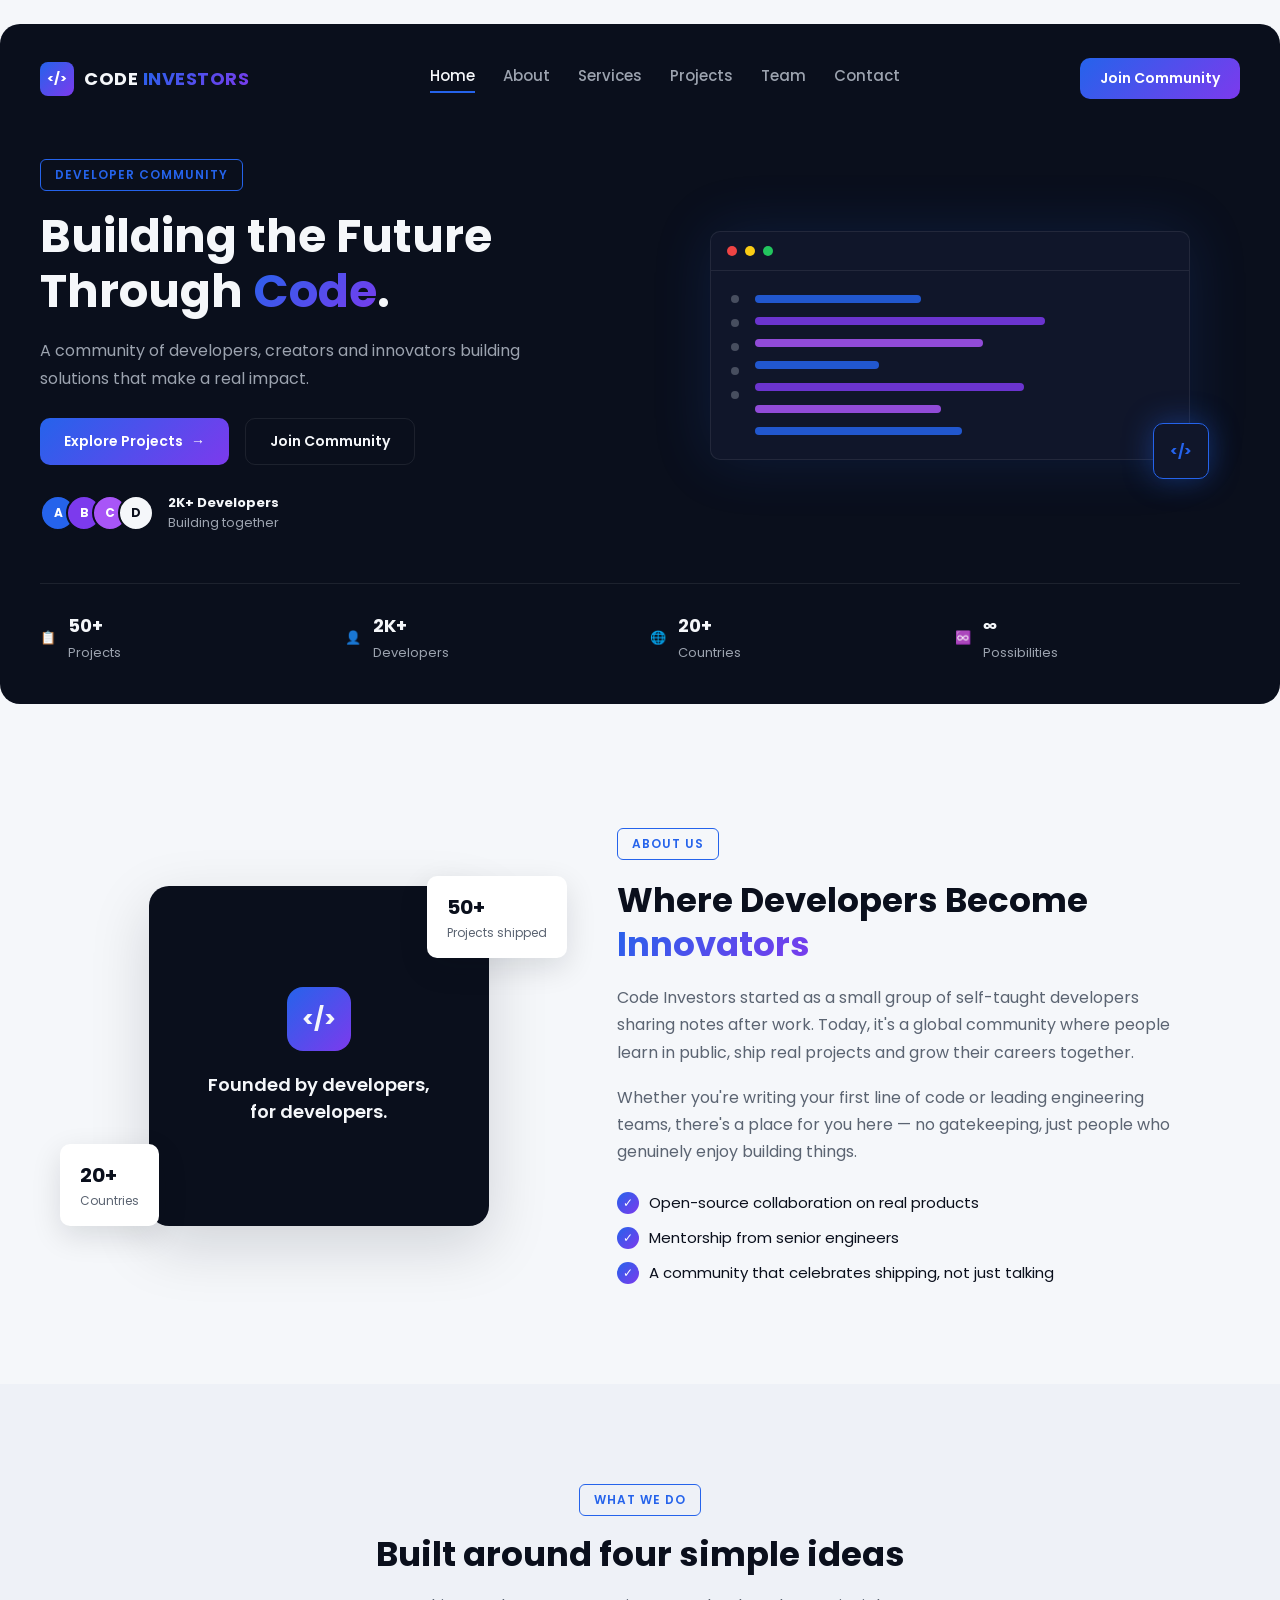
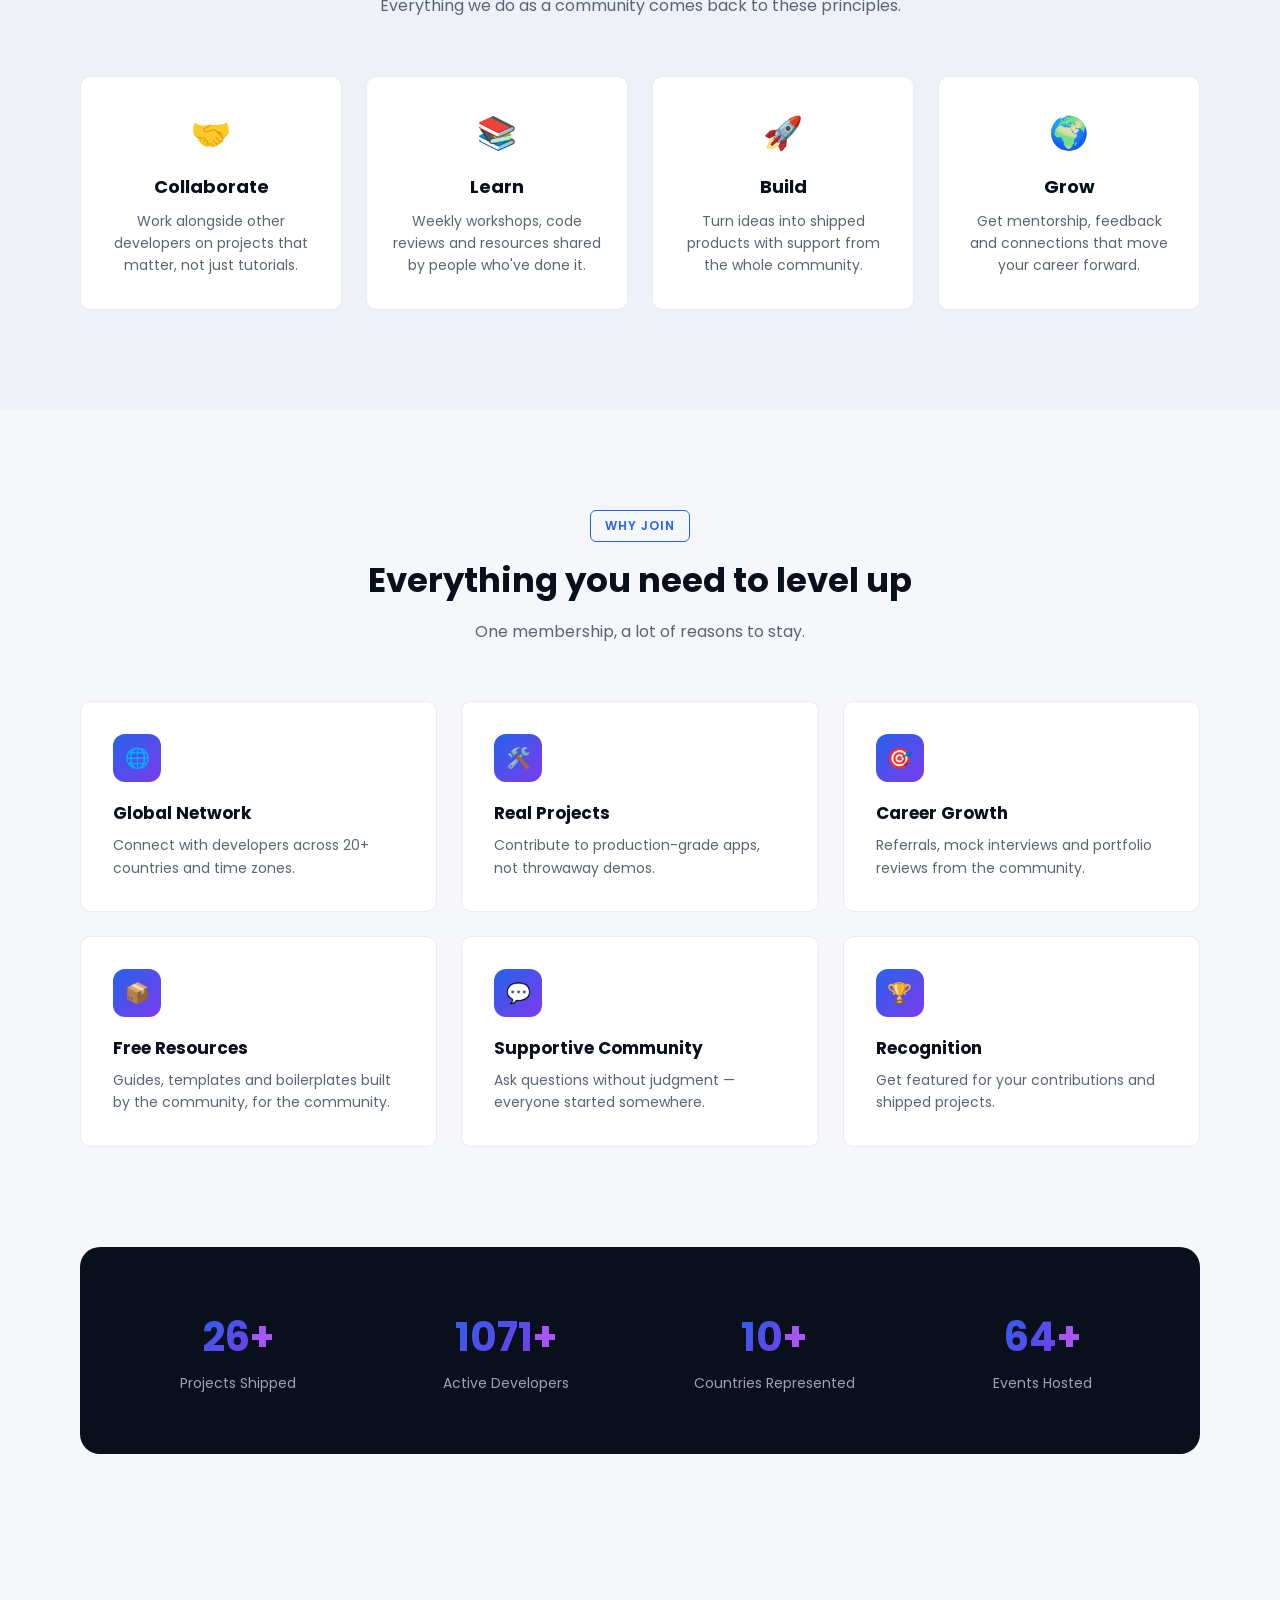
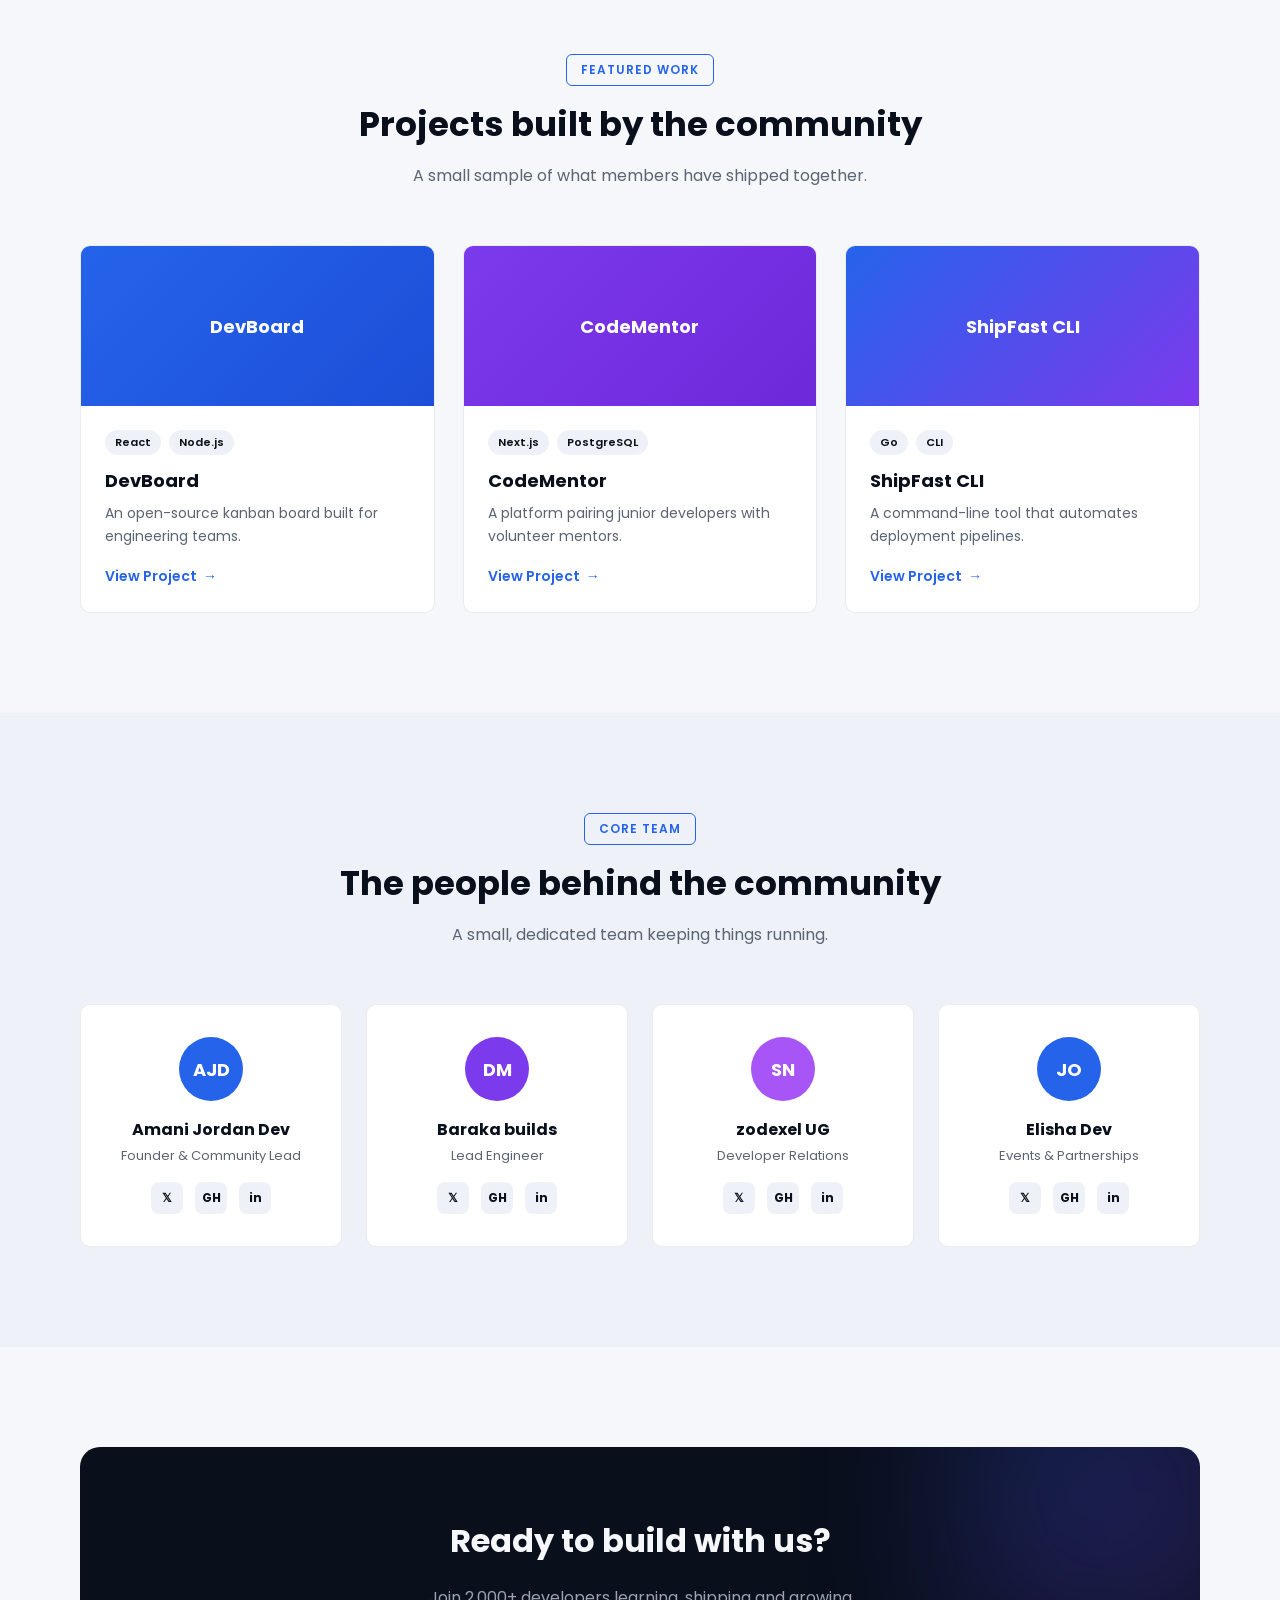
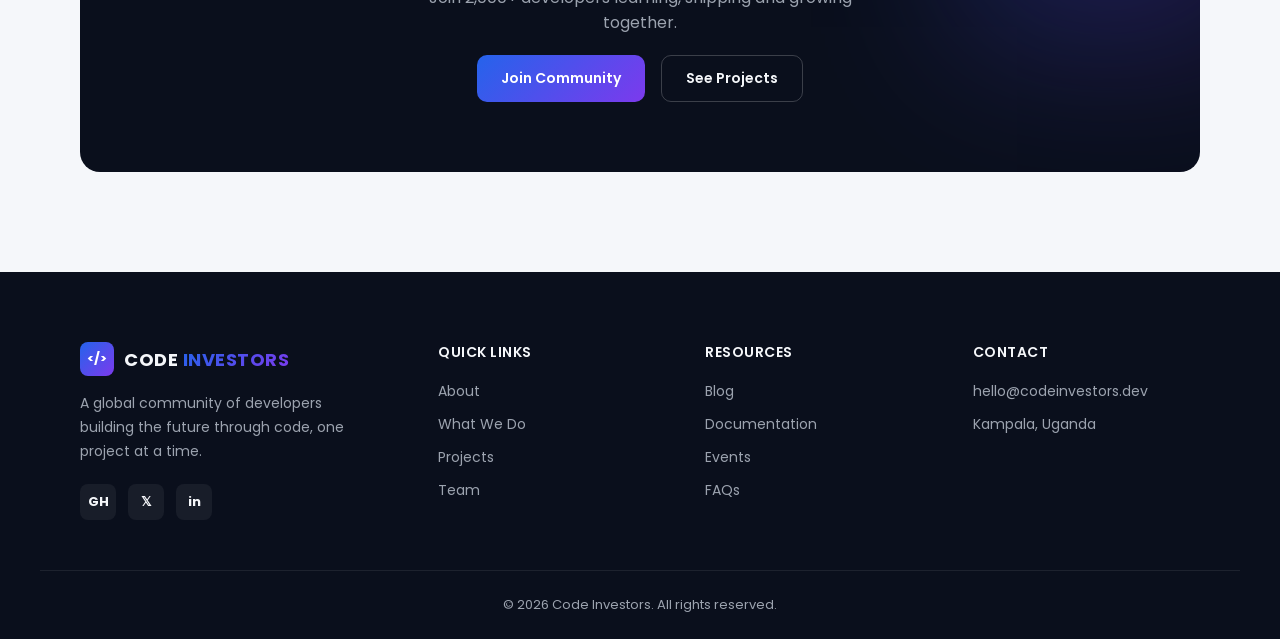
<file: index.html>
<!DOCTYPE html>
<html lang="en">
<head>
  <meta charset="UTF-8" />
  <meta name="viewport" content="width=device-width, initial-scale=1.0" />
  <title>Code Inventors | Building the Future Through Code</title>

  <!-- Google Font: Poppins (matches the brand typography) -->
  <link rel="preconnect" href="https://fonts.googleapis.com">
  <link rel="preconnect" href="https://fonts.gstatic.com" crossorigin>
  <link href="https://fonts.googleapis.com/css2?family=Poppins:wght@300;400;500;600;700;800&display=swap" rel="stylesheet">

  <!-- Our custom stylesheet -->
  <link rel="stylesheet" href="style.css" />
</head>
<body>

  <!-- ============================= -->
  <!-- HERO WRAPPER (dark background)-->
  <!-- ============================= -->
  <div class="hero-wrapper">

    <!-- ============ NAVIGATION BAR ============ -->
    <header class="navbar">

      <!-- Logo -->
      <a href="#" class="logo">
        <span class="logo-icon">&lt;/&gt;</span>
        <span class="logo-text">CODE <span class="highlight">INVESTORS</span></span>
      </a>

      <!-- Menu links (desktop) -->
      <nav class="nav-links" id="navLinks">
        <a href="#" class="active">Home</a>
        <a href="about.html">About</a>
        <a href="services.html">Services</a>
        <a href="#projects">Projects</a>
        <a href="#team">Team</a>
        <a href="#contact">Contact</a>
      </nav>

      <!-- Call to action button (desktop) -->
      <a href="#join" class="btn btn-primary nav-cta">Join Community</a>

      <!-- Hamburger icon (mobile only) -->
      <button class="menu-toggle" id="menuToggle" aria-label="Toggle menu">
        <span></span>
        <span></span>
        <span></span>
      </button>
    </header>

    <!-- ============ HERO CONTENT ============ -->
    <section class="hero">

      <!-- Left side: text content -->
      <div class="hero-text">

        <!-- Small eyebrow tag -->
        <span class="eyebrow">DEVELOPER COMMUNITY</span>

        <!-- Main heading -->
        <h1 class="hero-title">
          Building the Future <br>
          Through <span class="highlight">Code</span>.
        </h1>

        <!-- Subtitle / short description -->
        <p class="hero-subtitle">
          A community of developers, creators and innovators building
          solutions that make a real impact.
        </p>

        <!-- Call to action buttons -->
        <div class="hero-buttons">
          <a href="#projects" class="btn btn-primary" id="exploreBtn">
            Explore Projects <span class="arrow">&rarr;</span>
          </a>
          <a href="#join" class="btn btn-secondary">Join Community</a>
        </div>

        <!-- Avatars + developer count -->
        <div class="hero-social-proof">
          <div class="avatar-stack">
            <span class="avatar" style="background:#2563eb;">A</span>
            <span class="avatar" style="background:#7c3aed;">B</span>
            <span class="avatar" style="background:#a855f7;">C</span>
            <span class="avatar" style="background:#f5f7fa; color:#0a0f1c;">D</span>
          </div>
          <div class="social-text">
            <strong>2K+ Developers</strong>
            <span>Building together</span>
          </div>
        </div>
      </div>

      <!-- Right side: illustration / code preview area -->
      <div class="hero-visual">
        <div class="code-window">
          <!-- Window top bar with dots -->
          <div class="window-bar">
            <span class="dot red"></span>
            <span class="dot yellow"></span>
            <span class="dot green"></span>
          </div>

          <!-- Fake code lines (purely decorative) -->
          <div class="window-body">
            <div class="side-icons">
              <span></span><span></span><span></span><span></span><span></span>
            </div>
            <div class="code-lines">
              <div class="line" style="width: 40%; background:#2563eb;"></div>
              <div class="line" style="width: 70%; background:#7c3aed;"></div>
              <div class="line" style="width: 55%; background:#a855f7;"></div>
              <div class="line" style="width: 30%; background:#2563eb;"></div>
              <div class="line" style="width: 65%; background:#7c3aed;"></div>
              <div class="line" style="width: 45%; background:#a855f7;"></div>
              <div class="line" style="width: 50%; background:#2563eb;"></div>
            </div>
          </div>

          <!-- Floating badge icon -->
          <div class="floating-badge">&lt;/&gt;</div>
        </div>
      </div>
    </section>

    <!-- ============ STATS BAR ============ -->
    <div class="stats-bar">
      <div class="stat-item">
        <span class="stat-icon">📋</span>
        <div>
          <strong>50+</strong>
          <span>Projects</span>
        </div>
      </div>
      <div class="stat-item">
        <span class="stat-icon">👤</span>
        <div>
          <strong>2K+</strong>
          <span>Developers</span>
        </div>
      </div>
      <div class="stat-item">
        <span class="stat-icon">🌐</span>
        <div>
          <strong>20+</strong>
          <span>Countries</span>
        </div>
      </div>
      <div class="stat-item">
        <span class="stat-icon">♾️</span>
        <div>
          <strong>∞</strong>
          <span>Possibilities</span>
        </div>
      </div>
    </div>

  </div>

  <!-- ============================================
       MAIN CONTENT — everything below the hero
       ============================================ -->
  <main class="site-main">

    <!-- ============ ABOUT SECTION ============ -->
    <section class="section about-section" id="about">
      <div class="container about-grid">

        <!-- Visual card cluster -->
        <div class="about-visual reveal">
          <div class="about-card-main">
            <span class="about-icon">&lt;/&gt;</span>
            <p class="about-card-title">Founded by developers,<br>for developers.</p>
          </div>
          <div class="about-float-card about-float-top">
            <strong>50+</strong>
            <span>Projects shipped</span>
          </div>
          <div class="about-float-card about-float-bottom">
            <strong>20+</strong>
            <span>Countries</span>
          </div>
        </div>

        <!-- Text content -->
        <div class="about-content reveal">
          <span class="eyebrow">ABOUT US</span>
          <h2 class="section-title">Where Developers Become <span class="highlight">Innovators</span></h2>
          <p class="section-text">
            Code Investors started as a small group of self-taught developers
            sharing notes after work. Today, it's a global community where
            people learn in public, ship real projects and grow their careers
            together.
          </p>
          <p class="section-text">
            Whether you're writing your first line of code or leading
            engineering teams, there's a place for you here — no gatekeeping,
            just people who genuinely enjoy building things.
          </p>

          <ul class="about-highlights">
            <li><span class="check-icon">✓</span> Open-source collaboration on real products</li>
            <li><span class="check-icon">✓</span> Mentorship from senior engineers</li>
            <li><span class="check-icon">✓</span> A community that celebrates shipping, not just talking</li>
          </ul>
        </div>

      </div>
    </section>

    <!-- ============ WHAT WE DO / MISSION ============ -->
    <section class="section section-alt" id="mission">
      <div class="container">
        <div class="section-header reveal">
          <span class="eyebrow">WHAT WE DO</span>
          <h2 class="section-title">Built around four simple ideas</h2>
          <p class="section-subtitle">
            Everything we do as a community comes back to these principles.
          </p>
        </div>

        <div class="mission-grid">
          <div class="mission-card reveal">
            <div class="mission-icon">🤝</div>
            <h3>Collaborate</h3>
            <p>Work alongside other developers on projects that matter, not just tutorials.</p>
          </div>
          <div class="mission-card reveal">
            <div class="mission-icon">📚</div>
            <h3>Learn</h3>
            <p>Weekly workshops, code reviews and resources shared by people who've done it.</p>
          </div>
          <div class="mission-card reveal">
            <div class="mission-icon">🚀</div>
            <h3>Build</h3>
            <p>Turn ideas into shipped products with support from the whole community.</p>
          </div>
          <div class="mission-card reveal">
            <div class="mission-icon">🌍</div>
            <h3>Grow</h3>
            <p>Get mentorship, feedback and connections that move your career forward.</p>
          </div>
        </div>
      </div>
    </section>

    <!-- ============ WHY JOIN THE COMMUNITY ============ -->
    <section class="section" id="why-join">
      <div class="container">
        <div class="section-header reveal">
          <span class="eyebrow">WHY JOIN</span>
          <h2 class="section-title">Everything you need to level up</h2>
          <p class="section-subtitle">
            One membership, a lot of reasons to stay.
          </p>
        </div>

        <div class="benefits-grid">
          <div class="benefit-card reveal">
            <div class="benefit-icon">🌐</div>
            <h3>Global Network</h3>
            <p>Connect with developers across 20+ countries and time zones.</p>
          </div>
          <div class="benefit-card reveal">
            <div class="benefit-icon">🛠️</div>
            <h3>Real Projects</h3>
            <p>Contribute to production-grade apps, not throwaway demos.</p>
          </div>
          <div class="benefit-card reveal">
            <div class="benefit-icon">🎯</div>
            <h3>Career Growth</h3>
            <p>Referrals, mock interviews and portfolio reviews from the community.</p>
          </div>
          <div class="benefit-card reveal">
            <div class="benefit-icon">📦</div>
            <h3>Free Resources</h3>
            <p>Guides, templates and boilerplates built by the community, for the community.</p>
          </div>
          <div class="benefit-card reveal">
            <div class="benefit-icon">💬</div>
            <h3>Supportive Community</h3>
            <p>Ask questions without judgment — everyone started somewhere.</p>
          </div>
          <div class="benefit-card reveal">
            <div class="benefit-icon">🏆</div>
            <h3>Recognition</h3>
            <p>Get featured for your contributions and shipped projects.</p>
          </div>
        </div>
      </div>
    </section>

    <!-- ============ COMMUNITY STATISTICS ============ -->
    <section class="section stats-section" id="community-stats">
      <div class="container">
        <div class="stats-panel">
          <div class="stat-block reveal">
            <div class="stat-value">
              <span class="stat-number" data-target="50">0</span><span class="stat-suffix">+</span>
            </div>
            <p>Projects Shipped</p>
          </div>
          <div class="stat-block reveal">
            <div class="stat-value">
              <span class="stat-number" data-target="2000">0</span><span class="stat-suffix">+</span>
            </div>
            <p>Active Developers</p>
          </div>
          <div class="stat-block reveal">
            <div class="stat-value">
              <span class="stat-number" data-target="20">0</span><span class="stat-suffix">+</span>
            </div>
            <p>Countries Represented</p>
          </div>
          <div class="stat-block reveal">
            <div class="stat-value">
              <span class="stat-number" data-target="120">0</span><span class="stat-suffix">+</span>
            </div>
            <p>Events Hosted</p>
          </div>
        </div>
      </div>
    </section>

    <!-- ============ FEATURED PROJECTS ============ -->
    <section class="section" id="projects">
      <div class="container">
        <div class="section-header reveal">
          <span class="eyebrow">FEATURED WORK</span>
          <h2 class="section-title">Projects built by the community</h2>
          <p class="section-subtitle">
            A small sample of what members have shipped together.
          </p>
        </div>

        <div class="projects-grid">

          <article class="project-card reveal">
            <div class="project-thumb thumb-blue">DevBoard</div>
            <div class="project-body">
              <div class="project-tags">
                <span>React</span><span>Node.js</span>
              </div>
              <h3>DevBoard</h3>
              <p>An open-source kanban board built for engineering teams.</p>
              <a href="#" class="project-link">View Project <span class="arrow">&rarr;</span></a>
            </div>
          </article>

          <article class="project-card reveal">
            <div class="project-thumb thumb-purple">CodeMentor</div>
            <div class="project-body">
              <div class="project-tags">
                <span>Next.js</span><span>PostgreSQL</span>
              </div>
              <h3>CodeMentor</h3>
              <p>A platform pairing junior developers with volunteer mentors.</p>
              <a href="#" class="project-link">View Project <span class="arrow">&rarr;</span></a>
            </div>
          </article>

          <article class="project-card reveal">
            <div class="project-thumb thumb-gradient">ShipFast CLI</div>
            <div class="project-body">
              <div class="project-tags">
                <span>Go</span><span>CLI</span>
              </div>
              <h3>ShipFast CLI</h3>
              <p>A command-line tool that automates deployment pipelines.</p>
              <a href="#" class="project-link">View Project <span class="arrow">&rarr;</span></a>
            </div>
          </article>

        </div>
      </div>
    </section>

    <!-- ============ MEET THE TEAM ============ -->
    <section class="section section-alt" id="team">
      <div class="container">
        <div class="section-header reveal">
          <span class="eyebrow">CORE TEAM</span>
          <h2 class="section-title">The people behind the community</h2>
          <p class="section-subtitle">
            A small, dedicated team keeping things running.
          </p>
        </div>

        <div class="team-grid">

          <div class="team-card reveal">
            <div class="team-avatar" style="background:#2563eb;">AJD</div>
            
            <h3>Amani Jordan Dev</h3>
            <span class="team-role">Founder &amp; Community Lead</span>
            <div class="team-socials">
              <a href="https://x.com/AmaniJordanDev" aria-label="Twitter">𝕏</a>
              <a href="https://github.com/AmaniJordanDev" aria-label="GitHub">GH</a>
              <a href="in/amani-jordan-b92b26360" aria-label="LinkedIn">in</a>
            </div>
          </div>

          <div class="team-card reveal">
            <div class="team-avatar" style="background:#7c3aed;">DM</div>
            <h3>Baraka builds</h3>
            <span class="team-role">Lead Engineer</span>
            <div class="team-socials">
              <a href="#" aria-label="Twitter">𝕏</a>
              <a href="#" aria-label="GitHub">GH</a>
              <a href="#" aria-label="LinkedIn">in</a>
            </div>
          </div>

          <div class="team-card reveal">
            <div class="team-avatar" style="background:#a855f7;">SN</div>
            <h3>zodexel UG</h3>
            <span class="team-role">Developer Relations</span>
            <div class="team-socials">
              <a href="#" aria-label="Twitter">𝕏</a>
              <a href="#" aria-label="GitHub">GH</a>
              <a href="#" aria-label="LinkedIn">in</a>
            </div>
          </div>

          <div class="team-card reveal">
            <div class="team-avatar" style="background:#2563eb;">JO</div>
            <h3>Elisha Dev</h3>
            <span class="team-role">Events &amp; Partnerships</span>
            <div class="team-socials">
              <a href="#" aria-label="Twitter">𝕏</a>
              <a href="#" aria-label="GitHub">GH</a>
              <a href="#" aria-label="LinkedIn">in</a>
            </div>
          </div>

        </div>
      </div>
    </section>

    <!-- ============ CALL TO ACTION ============ -->
    <section class="section" id="join">
      <div class="container">
        <div class="cta-panel reveal">
          <h2 class="cta-title">Ready to build with us?</h2>
          <p class="cta-subtitle">
            Join 2,000+ developers learning, shipping and growing together.
          </p>
          <div class="cta-buttons">
            <a href="#" class="btn btn-primary">Join Community</a>
            <a href="#projects" class="btn btn-secondary-light">See Projects</a>
          </div>
        </div>
      </div>
    </section>

  </main>

  <!-- ============================================
       FOOTER
       ============================================ -->
  <footer class="site-footer" id="contact">
    <div class="container footer-grid">

      <div class="footer-brand">
        <a href="#" class="logo">
          <span class="logo-icon">&lt;/&gt;</span>
          <span class="logo-text">CODE <span class="highlight">INVESTORS</span></span>
        </a>
        <p class="footer-about">
          A global community of developers building the future through code,
          one project at a time.
        </p>
        <div class="footer-socials">
          <a href="#" aria-label="GitHub">GH</a>
          <a href="#" aria-label="Twitter">𝕏</a>
          <a href="#" aria-label="LinkedIn">in</a>
        </div>
      </div>

      <div class="footer-links">
        <h4>Quick Links</h4>
        <a href="#about">About</a>
        <a href="#mission">What We Do</a>
        <a href="#projects">Projects</a>
        <a href="#team">Team</a>
      </div>

      <div class="footer-links">
        <h4>Resources</h4>
        <a href="#">Blog</a>
        <a href="#">Documentation</a>
        <a href="#">Events</a>
        <a href="#">FAQs</a>
      </div>

      <div class="footer-contact">
        <h4>Contact</h4>
        <a href="mailto:hello@codeinvestors.dev">hello@codeinvestors.dev</a>
        <p>Kampala, Uganda</p>
      </div>

    </div>

    <div class="footer-bottom">
      <p>&copy; <span id="currentYear"></span> Code Investors. All rights reserved.</p>
    </div>
  </footer>

  <!-- Floating back-to-top button -->
  <button class="back-to-top" id="backToTop" aria-label="Back to top">↑</button>

  <!-- Our custom JavaScript -->
  <script src="script.js"></script>
</body>
</html>
</file>
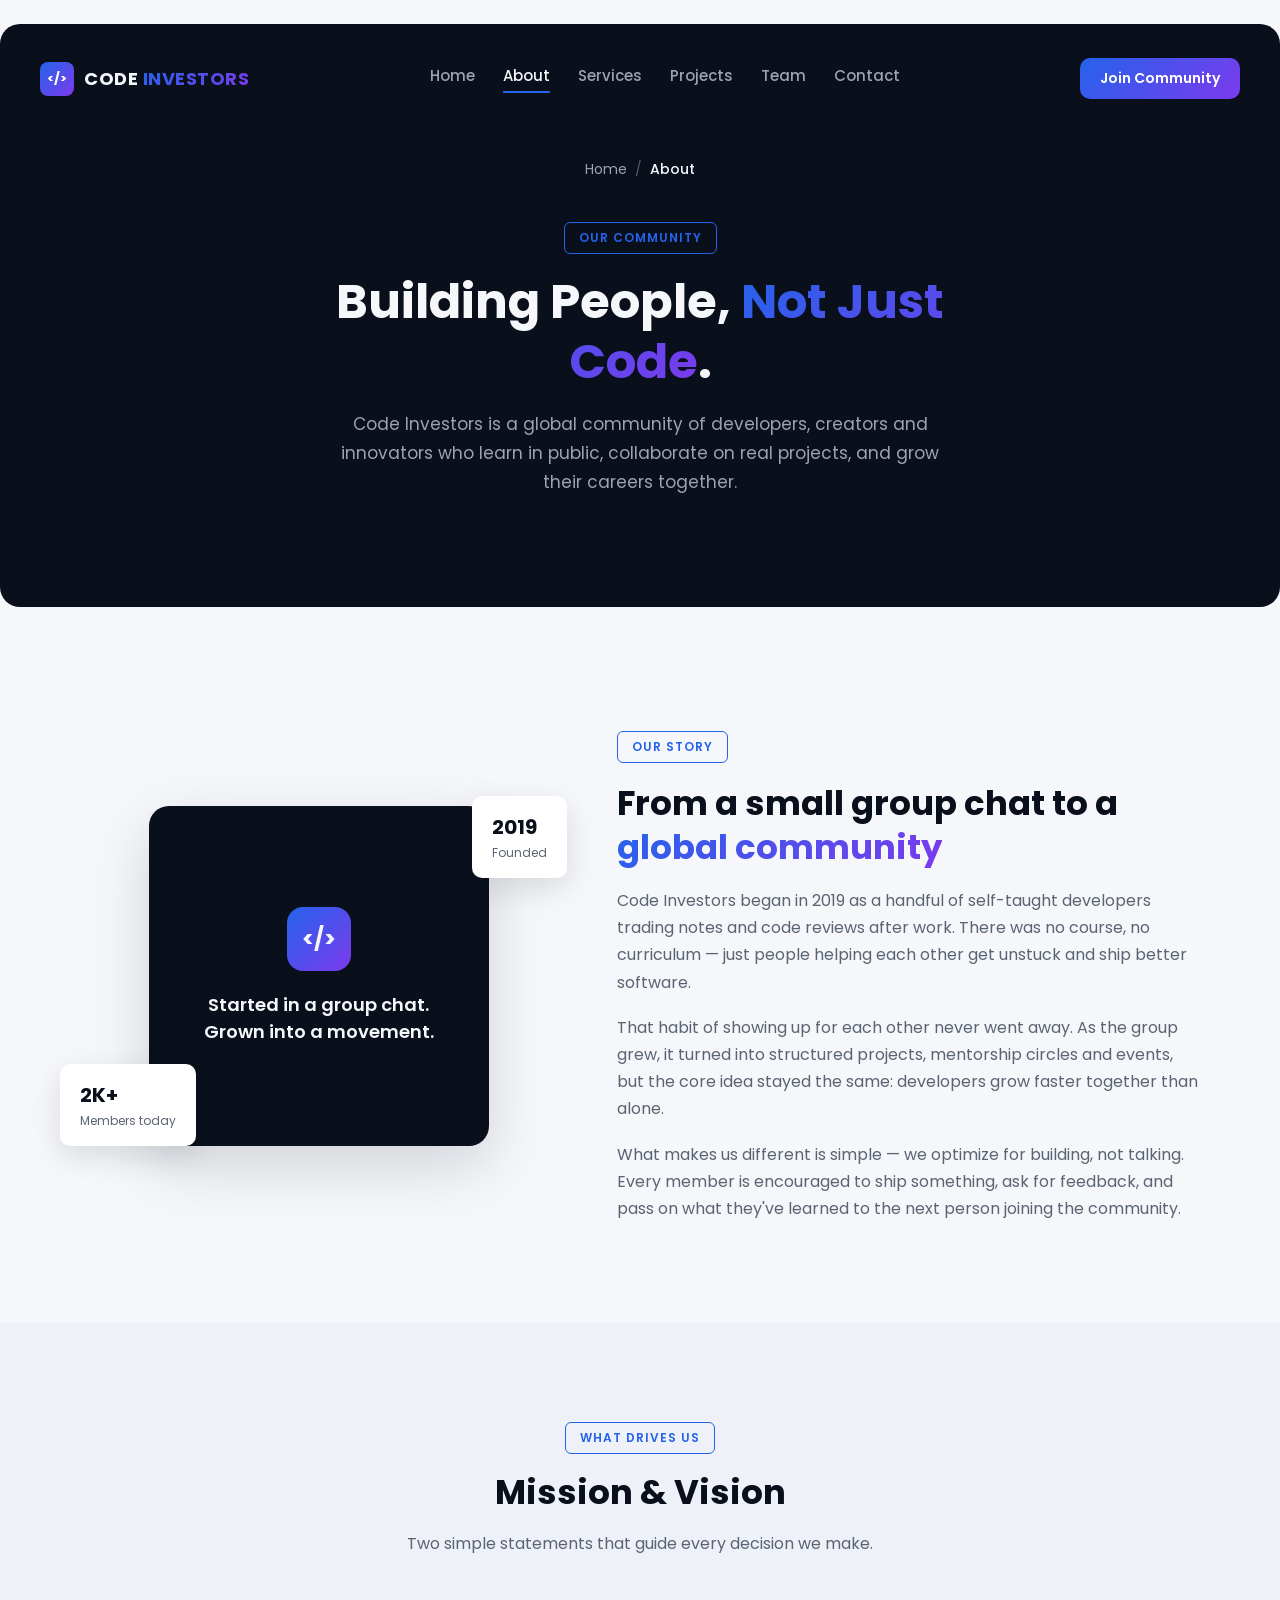
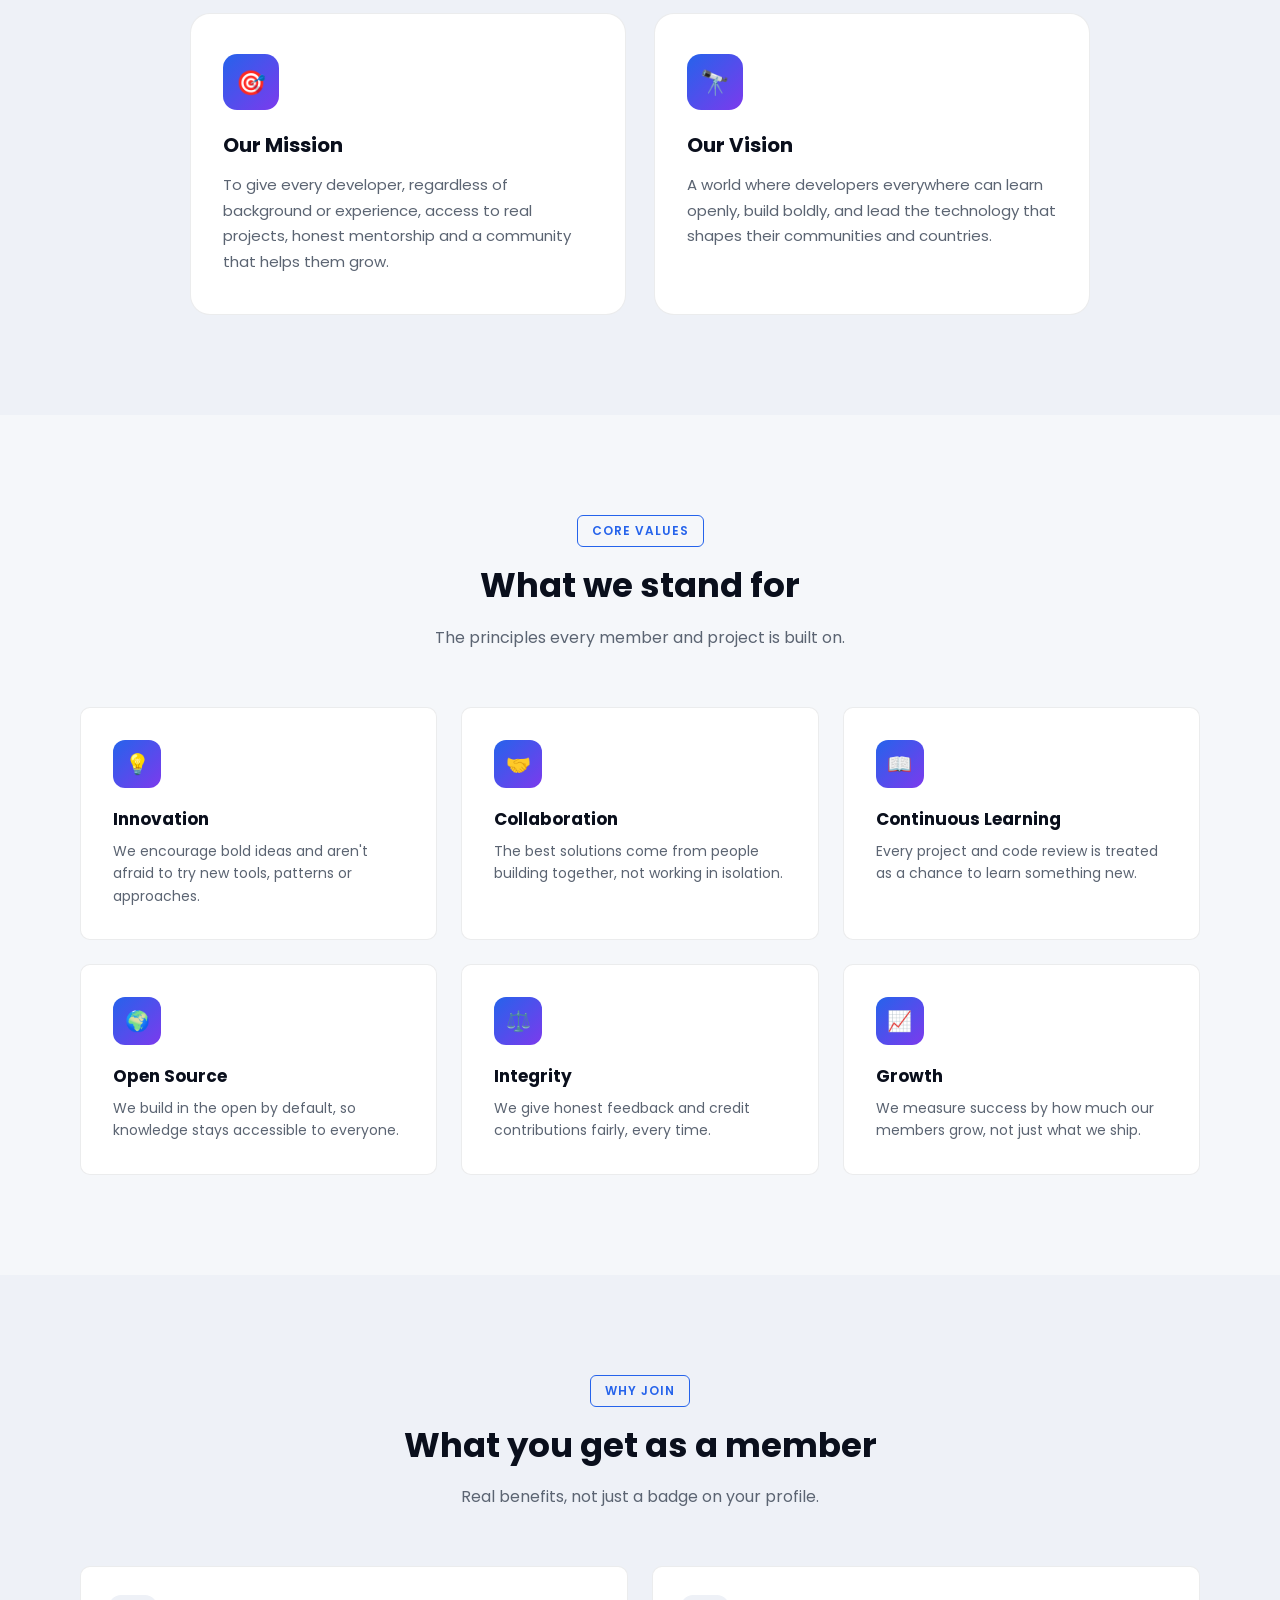
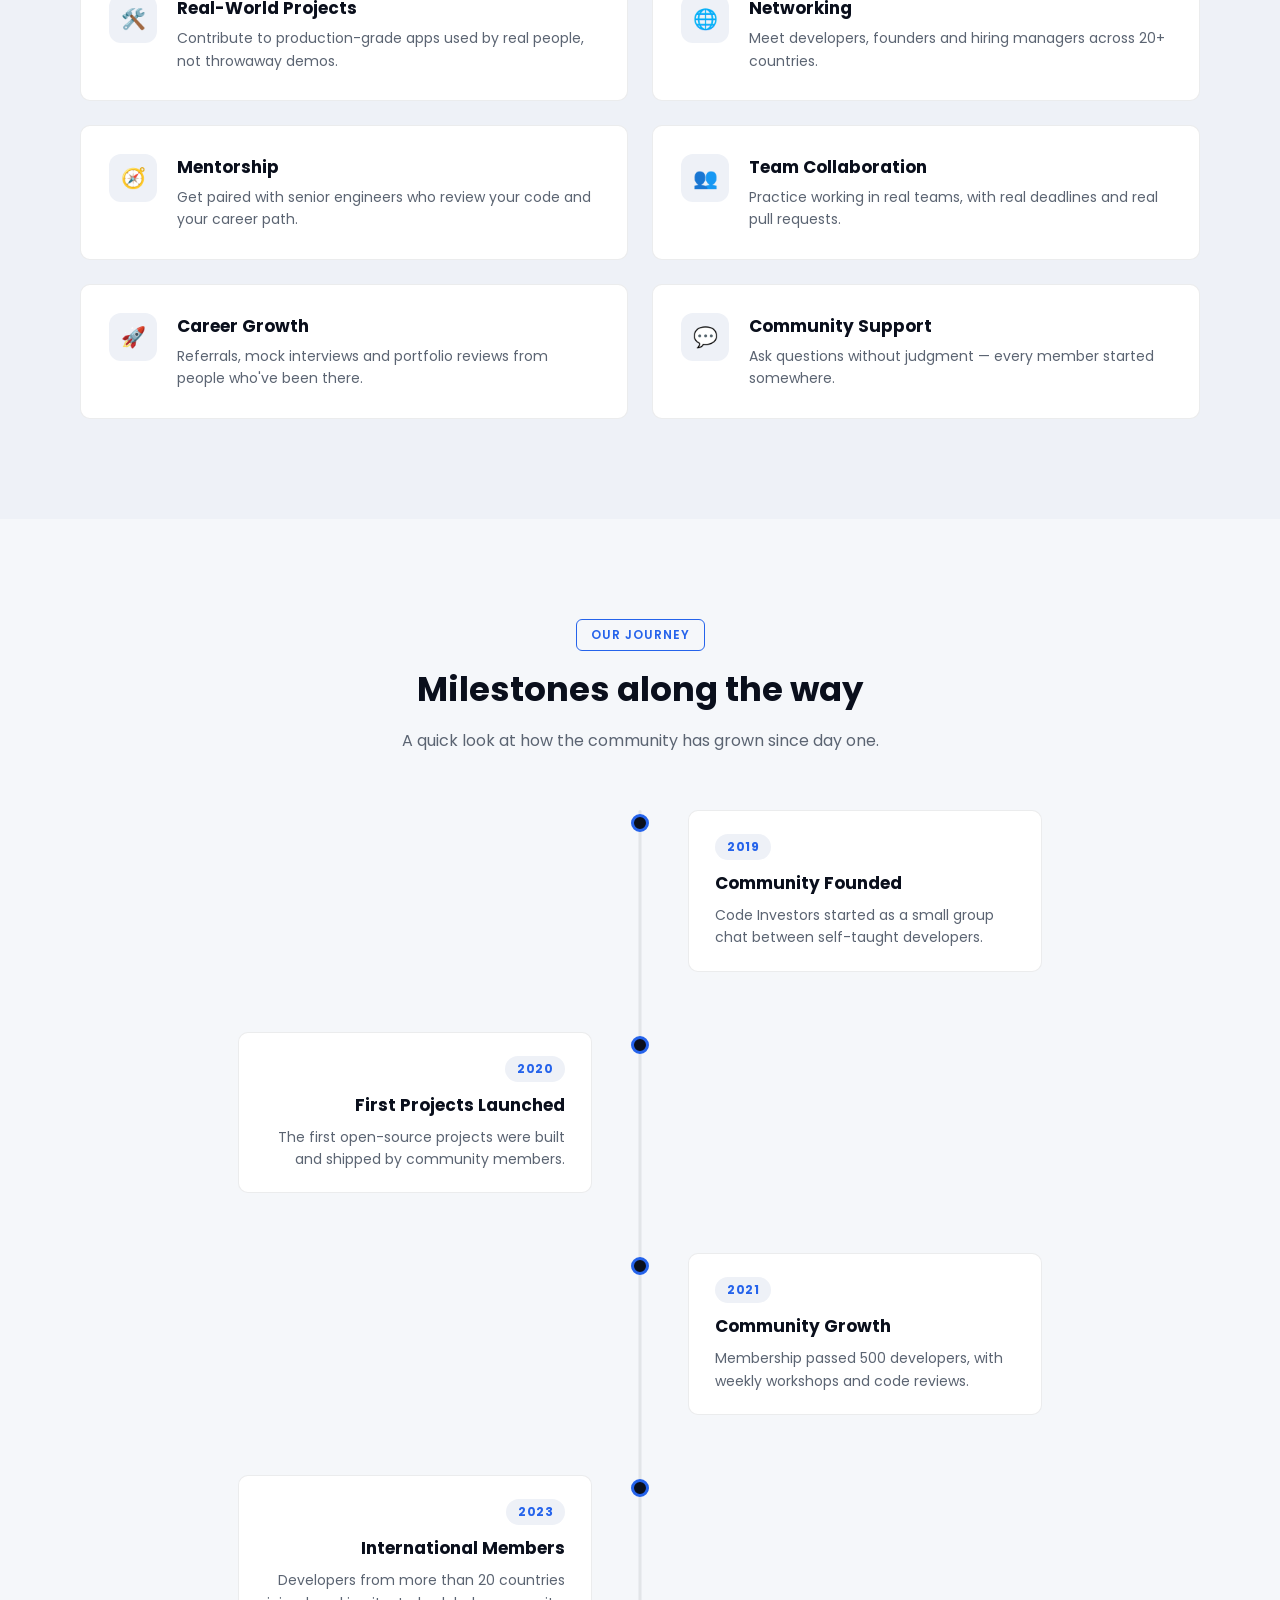
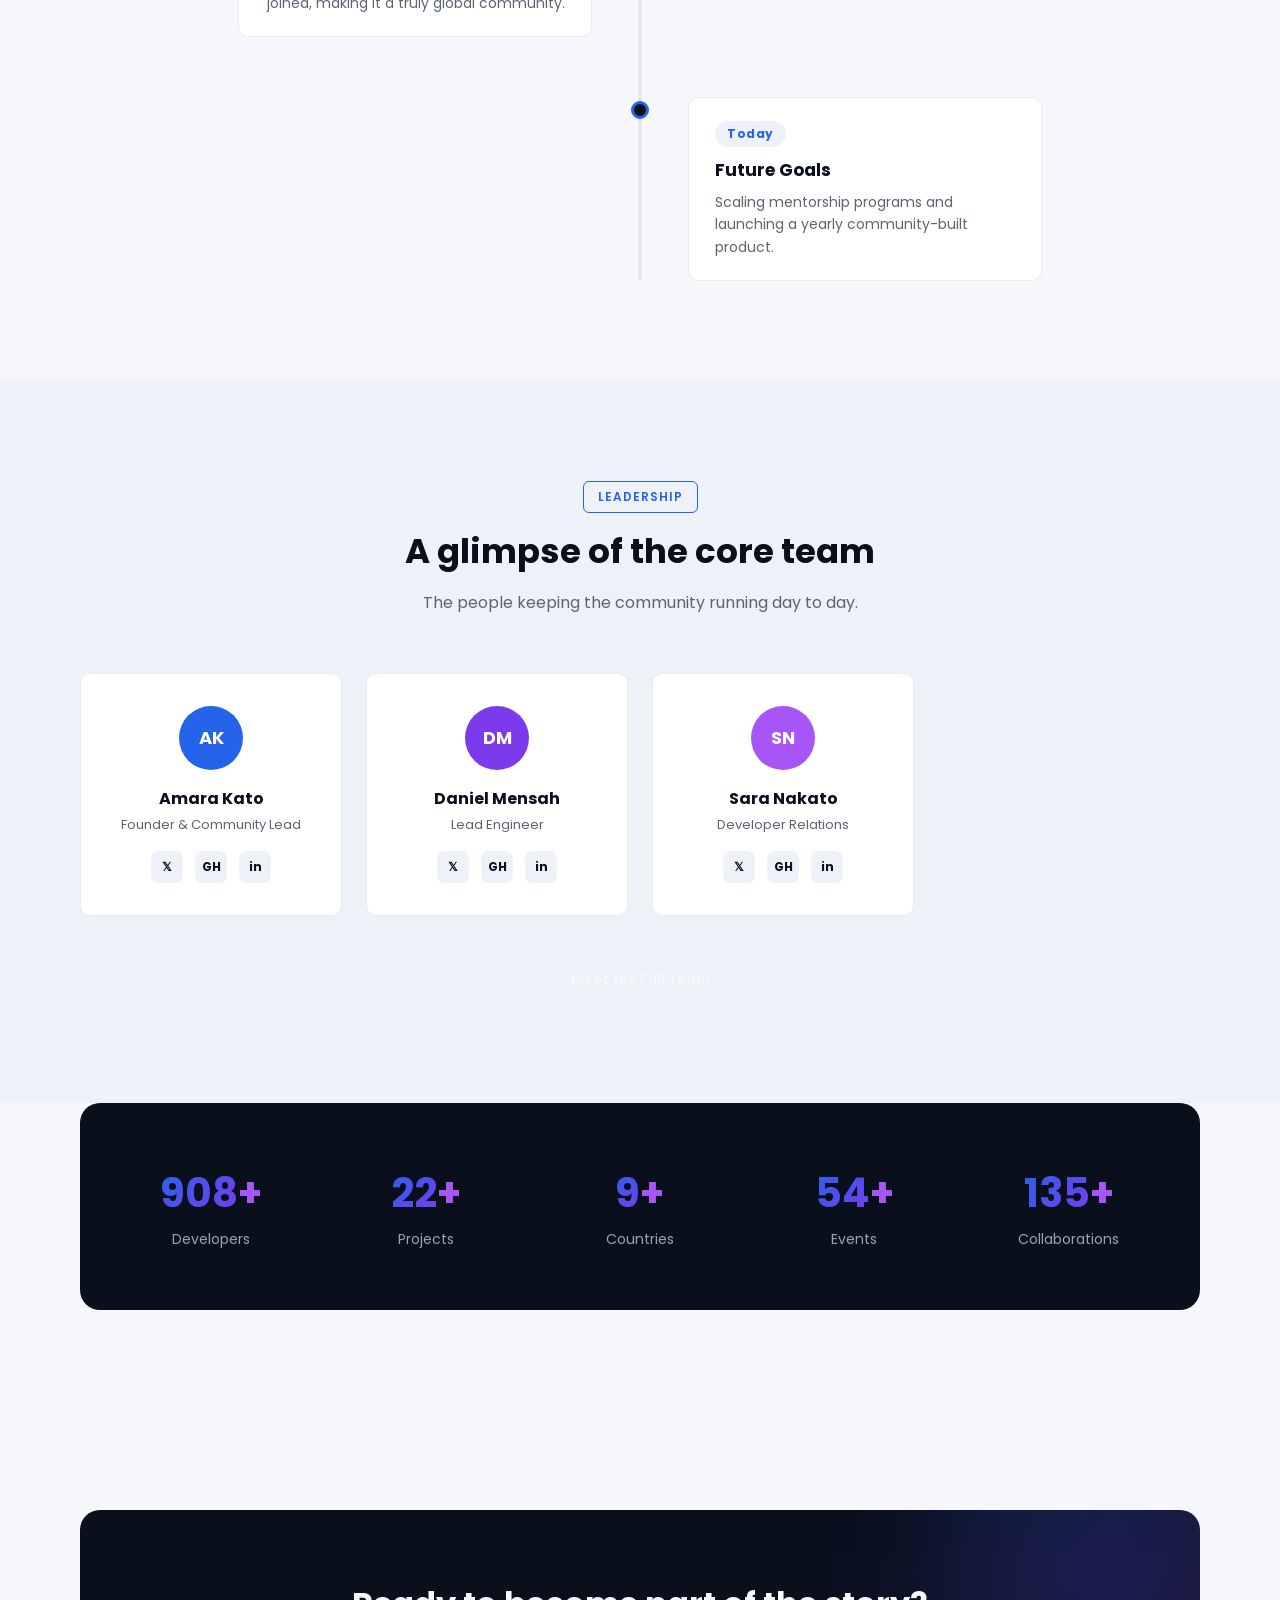
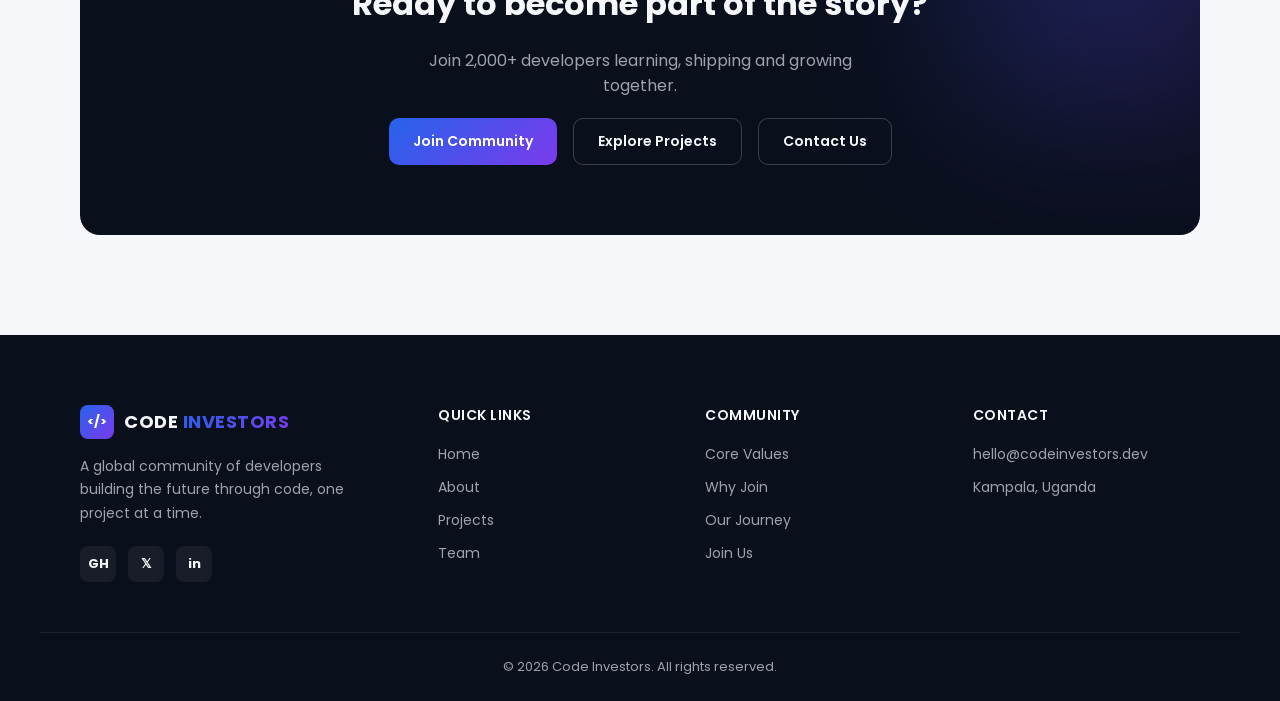
<file: about.html>
<!DOCTYPE html>
<html lang="en">
<head>
  <meta charset="UTF-8" />
  <meta name="viewport" content="width=device-width, initial-scale=1.0" />
  <title>About Us | Code Investors</title>

  <!-- Google Font: Poppins (same as the rest of the site) -->
  <link rel="preconnect" href="https://fonts.googleapis.com">
  <link rel="preconnect" href="https://fonts.gstatic.com" crossorigin>
  <link href="https://fonts.googleapis.com/css2?family=Poppins:wght@300;400;500;600;700;800&display=swap" rel="stylesheet">

  <!-- Shared site styles (variables, navbar, buttons, cards, footer, stats, animations) -->
  <link rel="stylesheet" href="style.css" />
  <!-- Styles specific to this About Us page -->
  <link rel="stylesheet" href="about.css" />
</head>
<body>

  <!-- ============================= -->
  <!-- HERO WRAPPER (dark background)-->
  <!-- ============================= -->
  <div class="hero-wrapper">

    <!-- ============ NAVIGATION BAR (same as Home) ============ -->
    <header class="navbar">

      <a href="index.html" class="logo">
        <span class="logo-icon">&lt;/&gt;</span>
        <span class="logo-text">CODE <span class="highlight">INVESTORS</span></span>
      </a>

      <nav class="nav-links" id="navLinks">
        <a href="index.html">Home</a>
        <a href="about.html" class="active">About</a>
        <a href="index.html#mission">Services</a>
        <a href="index.html#projects">Projects</a>
        <a href="index.html#team">Team</a>
        <a href="#contact">Contact</a>
      </nav>

      <a href="#join" class="btn btn-primary nav-cta">Join Community</a>

      <button class="menu-toggle" id="menuToggle" aria-label="Toggle menu">
        <span></span>
        <span></span>
        <span></span>
      </button>
    </header>

    <!-- ============ ABOUT HERO BANNER ============ -->
    <section class="about-hero">

      <!-- Breadcrumb navigation -->
      <nav class="breadcrumb" aria-label="Breadcrumb">
        <a href="index.html">Home</a>
        <span class="separator">/</span>
        <span class="current">About</span>
      </nav>

      <span class="eyebrow">OUR COMMUNITY</span>

      <h1 class="about-hero-title">
        Building People, <span class="highlight">Not Just Code</span>.
      </h1>

      <p class="about-hero-subtitle">
        Code Investors is a global community of developers, creators and
        innovators who learn in public, collaborate on real projects, and
        grow their careers together.
      </p>
    </section>

  </div>

  <!-- ============================================
       MAIN CONTENT
       ============================================ -->
  <main class="site-main">

    <!-- ============ OUR STORY ============ -->
    <section class="section about-section" id="story">
      <div class="container about-grid">

        <!-- Visual card cluster (same pattern used on the Home page) -->
        <div class="about-visual reveal">
          <div class="about-card-main">
            <span class="about-icon">&lt;/&gt;</span>
            <p class="about-card-title">Started in a group chat.<br>Grown into a movement.</p>
          </div>
          <div class="about-float-card about-float-top">
            <strong>2019</strong>
            <span>Founded</span>
          </div>
          <div class="about-float-card about-float-bottom">
            <strong>2K+</strong>
            <span>Members today</span>
          </div>
        </div>

        <div class="about-content reveal">
          <span class="eyebrow">OUR STORY</span>
          <h2 class="section-title">From a small group chat to a <span class="highlight">global community</span></h2>
          <p class="section-text">
            Code Investors began in 2019 as a handful of self-taught
            developers trading notes and code reviews after work. There was
            no course, no curriculum — just people helping each other get
            unstuck and ship better software.
          </p>
          <p class="section-text">
            That habit of showing up for each other never went away. As the
            group grew, it turned into structured projects, mentorship
            circles and events, but the core idea stayed the same:
            developers grow faster together than alone.
          </p>
          <p class="section-text">
            What makes us different is simple — we optimize for building,
            not talking. Every member is encouraged to ship something, ask
            for feedback, and pass on what they've learned to the next
            person joining the community.
          </p>
        </div>

      </div>
    </section>

    <!-- ============ MISSION & VISION ============ -->
    <section class="section section-alt" id="mission-vision">
      <div class="container">
        <div class="section-header reveal">
          <span class="eyebrow">WHAT DRIVES US</span>
          <h2 class="section-title">Mission &amp; Vision</h2>
          <p class="section-subtitle">
            Two simple statements that guide every decision we make.
          </p>
        </div>

        <div class="mv-grid">
          <div class="mv-card reveal">
            <div class="mv-icon">🎯</div>
            <h3>Our Mission</h3>
            <p>
              To give every developer, regardless of background or
              experience, access to real projects, honest mentorship and a
              community that helps them grow.
            </p>
          </div>

          <div class="mv-card reveal">
            <div class="mv-icon">🔭</div>
            <h3>Our Vision</h3>
            <p>
              A world where developers everywhere can learn openly, build
              boldly, and lead the technology that shapes their communities
              and countries.
            </p>
          </div>
        </div>
      </div>
    </section>

    <!-- ============ CORE VALUES ============ -->
    <!-- Reuses the same .benefits-grid / .benefit-card pattern from the Home page -->
    <section class="section" id="values">
      <div class="container">
        <div class="section-header reveal">
          <span class="eyebrow">CORE VALUES</span>
          <h2 class="section-title">What we stand for</h2>
          <p class="section-subtitle">
            The principles every member and project is built on.
          </p>
        </div>

        <div class="benefits-grid">
          <div class="benefit-card reveal">
            <div class="benefit-icon">💡</div>
            <h3>Innovation</h3>
            <p>We encourage bold ideas and aren't afraid to try new tools, patterns or approaches.</p>
          </div>
          <div class="benefit-card reveal">
            <div class="benefit-icon">🤝</div>
            <h3>Collaboration</h3>
            <p>The best solutions come from people building together, not working in isolation.</p>
          </div>
          <div class="benefit-card reveal">
            <div class="benefit-icon">📖</div>
            <h3>Continuous Learning</h3>
            <p>Every project and code review is treated as a chance to learn something new.</p>
          </div>
          <div class="benefit-card reveal">
            <div class="benefit-icon">🌍</div>
            <h3>Open Source</h3>
            <p>We build in the open by default, so knowledge stays accessible to everyone.</p>
          </div>
          <div class="benefit-card reveal">
            <div class="benefit-icon">⚖️</div>
            <h3>Integrity</h3>
            <p>We give honest feedback and credit contributions fairly, every time.</p>
          </div>
          <div class="benefit-card reveal">
            <div class="benefit-icon">📈</div>
            <h3>Growth</h3>
            <p>We measure success by how much our members grow, not just what we ship.</p>
          </div>
        </div>
      </div>
    </section>

    <!-- ============ WHY JOIN CODE INVESTORS ============ -->
    <section class="section section-alt" id="why-join">
      <div class="container">
        <div class="section-header reveal">
          <span class="eyebrow">WHY JOIN</span>
          <h2 class="section-title">What you get as a member</h2>
          <p class="section-subtitle">
            Real benefits, not just a badge on your profile.
          </p>
        </div>

        <div class="why-join-grid">
          <div class="why-join-card reveal">
            <div class="why-join-icon">🛠️</div>
            <div>
              <h3>Real-World Projects</h3>
              <p>Contribute to production-grade apps used by real people, not throwaway demos.</p>
            </div>
          </div>
          <div class="why-join-card reveal">
            <div class="why-join-icon">🌐</div>
            <div>
              <h3>Networking</h3>
              <p>Meet developers, founders and hiring managers across 20+ countries.</p>
            </div>
          </div>
          <div class="why-join-card reveal">
            <div class="why-join-icon">🧭</div>
            <div>
              <h3>Mentorship</h3>
              <p>Get paired with senior engineers who review your code and your career path.</p>
            </div>
          </div>
          <div class="why-join-card reveal">
            <div class="why-join-icon">👥</div>
            <div>
              <h3>Team Collaboration</h3>
              <p>Practice working in real teams, with real deadlines and real pull requests.</p>
            </div>
          </div>
          <div class="why-join-card reveal">
            <div class="why-join-icon">🚀</div>
            <div>
              <h3>Career Growth</h3>
              <p>Referrals, mock interviews and portfolio reviews from people who've been there.</p>
            </div>
          </div>
          <div class="why-join-card reveal">
            <div class="why-join-icon">💬</div>
            <div>
              <h3>Community Support</h3>
              <p>Ask questions without judgment — every member started somewhere.</p>
            </div>
          </div>
        </div>
      </div>
    </section>

    <!-- ============ COMMUNITY JOURNEY (TIMELINE) ============ -->
    <section class="section" id="journey">
      <div class="container">
        <div class="section-header reveal">
          <span class="eyebrow">OUR JOURNEY</span>
          <h2 class="section-title">Milestones along the way</h2>
          <p class="section-subtitle">
            A quick look at how the community has grown since day one.
          </p>
        </div>

        <div class="timeline">
          <div class="timeline-line">
            <div class="timeline-line-fill" id="timelineFill"></div>
          </div>

          <div class="timeline-item reveal">
            <div class="timeline-dot"></div>
            <div class="timeline-content">
              <span class="timeline-year">2019</span>
              <h3>Community Founded</h3>
              <p>Code Investors started as a small group chat between self-taught developers.</p>
            </div>
          </div>

          <div class="timeline-item reveal">
            <div class="timeline-dot"></div>
            <div class="timeline-content">
              <span class="timeline-year">2020</span>
              <h3>First Projects Launched</h3>
              <p>The first open-source projects were built and shipped by community members.</p>
            </div>
          </div>

          <div class="timeline-item reveal">
            <div class="timeline-dot"></div>
            <div class="timeline-content">
              <span class="timeline-year">2021</span>
              <h3>Community Growth</h3>
              <p>Membership passed 500 developers, with weekly workshops and code reviews.</p>
            </div>
          </div>

          <div class="timeline-item reveal">
            <div class="timeline-dot"></div>
            <div class="timeline-content">
              <span class="timeline-year">2023</span>
              <h3>International Members</h3>
              <p>Developers from more than 20 countries joined, making it a truly global community.</p>
            </div>
          </div>

          <div class="timeline-item reveal">
            <div class="timeline-dot"></div>
            <div class="timeline-content">
              <span class="timeline-year">Today</span>
              <h3>Future Goals</h3>
              <p>Scaling mentorship programs and launching a yearly community-built product.</p>
            </div>
          </div>
        </div>
      </div>
    </section>

    <!-- ============ TEAM PREVIEW ============ -->
    <!-- Reuses the same .team-grid / .team-card pattern from the Home page -->
    <section class="section section-alt" id="team-preview">
      <div class="container">
        <div class="section-header reveal">
          <span class="eyebrow">LEADERSHIP</span>
          <h2 class="section-title">A glimpse of the core team</h2>
          <p class="section-subtitle">
            The people keeping the community running day to day.
          </p>
        </div>

        <div class="team-grid">
          <div class="team-card reveal">
            <div class="team-avatar" style="background:#2563eb;">AK</div>
            <h3>Amara Kato</h3>
            <span class="team-role">Founder &amp; Community Lead</span>
            <div class="team-socials">
              <a href="#" aria-label="Twitter">𝕏</a>
              <a href="#" aria-label="GitHub">GH</a>
              <a href="#" aria-label="LinkedIn">in</a>
            </div>
          </div>

          <div class="team-card reveal">
            <div class="team-avatar" style="background:#7c3aed;">DM</div>
            <h3>Daniel Mensah</h3>
            <span class="team-role">Lead Engineer</span>
            <div class="team-socials">
              <a href="#" aria-label="Twitter">𝕏</a>
              <a href="#" aria-label="GitHub">GH</a>
              <a href="#" aria-label="LinkedIn">in</a>
            </div>
          </div>

          <div class="team-card reveal">
            <div class="team-avatar" style="background:#a855f7;">SN</div>
            <h3>Sara Nakato</h3>
            <span class="team-role">Developer Relations</span>
            <div class="team-socials">
              <a href="#" aria-label="Twitter">𝕏</a>
              <a href="#" aria-label="GitHub">GH</a>
              <a href="#" aria-label="LinkedIn">in</a>
            </div>
          </div>
        </div>

        <div class="team-preview-footer reveal">
          <a href="index.html#team" class="btn btn-secondary">Meet the Full Team</a>
        </div>
      </div>
    </section>

    <!-- ============ COMMUNITY STATISTICS ============ -->
    <!-- Reuses the same .stats-panel / .stat-block pattern from the Home page -->
    <section class="section stats-section" id="stats">
      <div class="container">
        <div class="stats-panel stats-panel-wide">
          <div class="stat-block reveal">
            <div class="stat-value">
              <span class="stat-number" data-target="2000">0</span><span class="stat-suffix">+</span>
            </div>
            <p>Developers</p>
          </div>
          <div class="stat-block reveal">
            <div class="stat-value">
              <span class="stat-number" data-target="50">0</span><span class="stat-suffix">+</span>
            </div>
            <p>Projects</p>
          </div>
          <div class="stat-block reveal">
            <div class="stat-value">
              <span class="stat-number" data-target="20">0</span><span class="stat-suffix">+</span>
            </div>
            <p>Countries</p>
          </div>
          <div class="stat-block reveal">
            <div class="stat-value">
              <span class="stat-number" data-target="120">0</span><span class="stat-suffix">+</span>
            </div>
            <p>Events</p>
          </div>
          <div class="stat-block reveal">
            <div class="stat-value">
              <span class="stat-number" data-target="300">0</span><span class="stat-suffix">+</span>
            </div>
            <p>Collaborations</p>
          </div>
        </div>
      </div>
    </section>

    <!-- ============ CALL TO ACTION ============ -->
    <!-- Reuses the same .cta-panel pattern from the Home page -->
    <section class="section" id="join">
      <div class="container">
        <div class="cta-panel reveal">
          <h2 class="cta-title">Ready to become part of the story?</h2>
          <p class="cta-subtitle">
            Join 2,000+ developers learning, shipping and growing together.
          </p>
          <div class="cta-buttons">
            <a href="#" class="btn btn-primary">Join Community</a>
            <a href="index.html#projects" class="btn btn-secondary-light">Explore Projects</a>
            <a href="#contact" class="btn btn-secondary-light">Contact Us</a>
          </div>
        </div>
      </div>
    </section>

  </main>

  <!-- ============================================
       FOOTER (same as Home page)
       ============================================ -->
  <footer class="site-footer" id="contact">
    <div class="container footer-grid">

      <div class="footer-brand">
        <a href="index.html" class="logo">
          <span class="logo-icon">&lt;/&gt;</span>
          <span class="logo-text">CODE <span class="highlight">INVESTORS</span></span>
        </a>
        <p class="footer-about">
          A global community of developers building the future through code,
          one project at a time.
        </p>
        <div class="footer-socials">
          <a href="#" aria-label="GitHub">GH</a>
          <a href="#" aria-label="Twitter">𝕏</a>
          <a href="#" aria-label="LinkedIn">in</a>
        </div>
      </div>

      <div class="footer-links">
        <h4>Quick Links</h4>
        <a href="index.html">Home</a>
        <a href="about.html">About</a>
        <a href="index.html#projects">Projects</a>
        <a href="index.html#team">Team</a>
      </div>

      <div class="footer-links">
        <h4>Community</h4>
        <a href="#values">Core Values</a>
        <a href="#why-join">Why Join</a>
        <a href="#journey">Our Journey</a>
        <a href="#join">Join Us</a>
      </div>

      <div class="footer-contact">
        <h4>Contact</h4>
        <a href="mailto:hello@codeinvestors.dev">hello@codeinvestors.dev</a>
        <p>Kampala, Uganda</p>
      </div>

    </div>

    <div class="footer-bottom">
      <p>&copy; <span id="currentYear"></span> Code Investors. All rights reserved.</p>
    </div>
  </footer>

  <!-- Floating back-to-top button -->
  <button class="back-to-top" id="backToTop" aria-label="Back to top">↑</button>

  <!-- Shared site JavaScript (menu, buttons, reveal, counters, back-to-top) -->
  <script src="2script.js"></script>
  <!-- JavaScript specific to this About Us page -->
  <script src="about.js"></script>
</body>
</html>
</file>
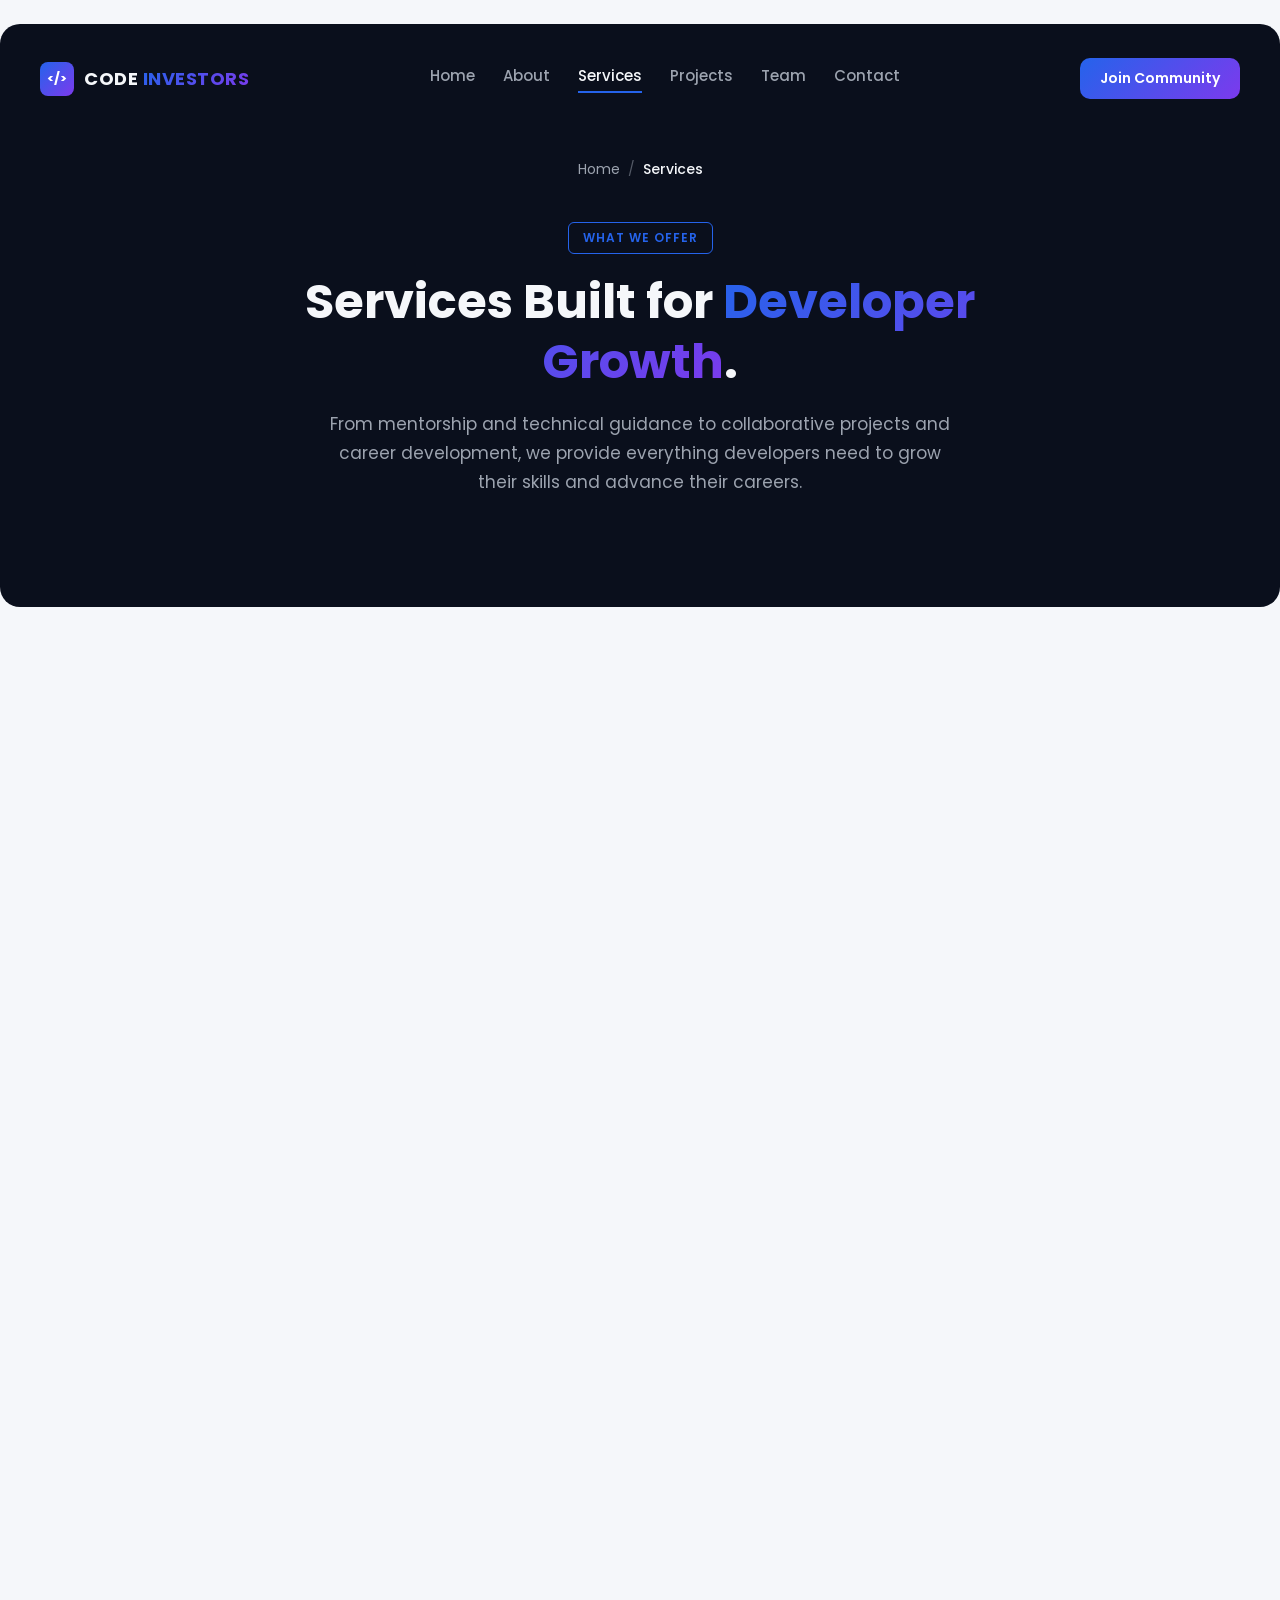
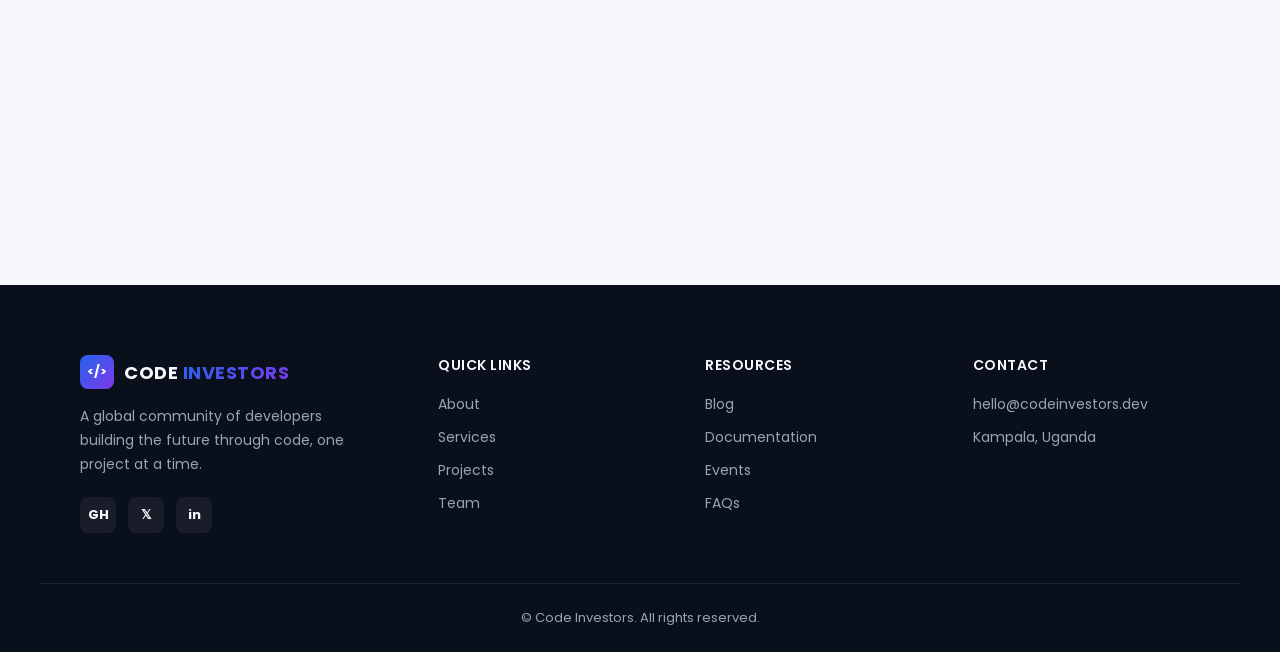
<file: services.html>
<!DOCTYPE html>
<html lang="en">
<head>
  <meta charset="UTF-8" />
  <meta name="viewport" content="width=device-width, initial-scale=1.0" />
  <title>Services | Code Investors</title>

  <!-- Google Font: Poppins (same as the rest of the site) -->
  <link rel="preconnect" href="https://fonts.googleapis.com">
  <link rel="preconnect" href="https://fonts.gstatic.com" crossorigin>
  <link href="https://fonts.googleapis.com/css2?family=Poppins:wght@300;400;500;600;700;800&display=swap" rel="stylesheet">

  <!-- Shared site styles (variables, navbar, buttons, cards, footer, stats, animations) -->
  <link rel="stylesheet" href="style.css" />
  <!-- Styles specific to this Services page -->
  <link rel="stylesheet" href="services.css" />
</head>
<body>

  <!-- ============================= -->
  <!-- HERO WRAPPER (dark background)-->
  <!-- ============================= -->
  <div class="hero-wrapper">

    <!-- ============ NAVIGATION BAR (same as Home) ============ -->
    <header class="navbar">

      <a href="index.html" class="logo">
        <span class="logo-icon">&lt;/&gt;</span>
        <span class="logo-text">CODE <span class="highlight">INVESTORS</span></span>
      </a>

      <nav class="nav-links" id="navLinks">
        <a href="index.html">Home</a>
        <a href="about.html">About</a>
        <a href="services.html" class="active">Services</a>
        <a href="index.html#projects">Projects</a>
        <a href="index.html#team">Team</a>
        <a href="#contact">Contact</a>
      </nav>

      <a href="#join" class="btn btn-primary nav-cta">Join Community</a>

      <button class="menu-toggle" id="menuToggle" aria-label="Toggle menu">
        <span></span>
        <span></span>
        <span></span>
      </button>
    </header>

    <!-- ============ SERVICES HERO BANNER ============ -->
    <section class="services-hero">

      <!-- Breadcrumb navigation -->
      <nav class="breadcrumb" aria-label="Breadcrumb">
        <a href="index.html">Home</a>
        <span class="separator">/</span>
        <span class="current">Services</span>
      </nav>

      <span class="eyebrow">WHAT WE OFFER</span>

      <h1 class="services-hero-title">
        Services Built for <span class="highlight">Developer Growth</span>.
      </h1>

      <p class="services-hero-subtitle">
        From mentorship and technical guidance to collaborative projects and career development, we provide everything developers need to grow their skills and advance their careers.
      </p>
    </section>

  </div>

  <!-- ============================================
       MAIN CONTENT
       ============================================ -->
  <main class="site-main">

    <!-- ============ OUR SERVICES ============ -->
    <section class="section" id="our-services">
      <div class="container">
        <div class="section-header reveal">
          <span class="eyebrow">CORE OFFERINGS</span>
          <h2 class="section-title">Our Services</h2>
          <p class="section-subtitle">
            Comprehensive support for every stage of your development journey.
          </p>
        </div>

        <div class="services-grid">
          <!-- Web Development -->
          <div class="service-card reveal">
            <div class="service-icon">🌐</div>
            <h3 class="service-title">Web Development</h3>
            <p class="service-description">
              Build modern, responsive web applications with HTML, CSS, JavaScript and popular frameworks like React and Node.js.
            </p>
            <a href="#" class="service-link">Learn More →</a>
          </div>

          <!-- Frontend Development -->
          <div class="service-card reveal">
            <div class="service-icon">🎨</div>
            <h3 class="service-title">Frontend Development</h3>
            <p class="service-description">
              Master responsive design, component architecture, and modern frontend tools to create pixel-perfect user experiences.
            </p>
            <a href="#" class="service-link">Learn More →</a>
          </div>

          <!-- Backend Development -->
          <div class="service-card reveal">
            <div class="service-icon">⚙️</div>
            <h3 class="service-title">Backend Development</h3>
            <p class="service-description">
              Design scalable APIs and databases, learn about server architecture, and build the foundation of modern applications.
            </p>
            <a href="#" class="service-link">Learn More →</a>
          </div>

          <!-- Full-Stack Development -->
          <div class="service-card reveal">
            <div class="service-icon">🔗</div>
            <h3 class="service-title">Full-Stack Development</h3>
            <p class="service-description">
              Combine frontend and backend skills to build complete web applications from concept to production deployment.
            </p>
            <a href="#" class="service-link">Learn More →</a>
          </div>

          <!-- UI/UX Design -->
          <div class="service-card reveal">
            <div class="service-icon">✏️</div>
            <h3 class="service-title">UI/UX Design</h3>
            <p class="service-description">
              Learn design principles, prototyping with Figma, user research and create interfaces that users love.
            </p>
            <a href="#" class="service-link">Learn More →</a>
          </div>

          <!-- Open Source Collaboration -->
          <div class="service-card reveal">
            <div class="service-icon">🚀</div>
            <h3 class="service-title">Open Source Collaboration</h3>
            <p class="service-description">
              Contribute to real open-source projects, learn Git workflows, and build your portfolio with meaningful contributions.
            </p>
            <a href="#" class="service-link">Learn More →</a>
          </div>

          <!-- Community Mentorship -->
          <div class="service-card reveal">
            <div class="service-icon">🤝</div>
            <h3 class="service-title">Community Mentorship</h3>
            <p class="service-description">
              Get paired with experienced developers, receive code reviews, and navigate career decisions with guidance from industry professionals.
            </p>
            <a href="#" class="service-link">Learn More →</a>
          </div>

          <!-- Workshops & Training -->
          <div class="service-card reveal">
            <div class="service-icon">📚</div>
            <h3 class="service-title">Technical Workshops</h3>
            <p class="service-description">
              Participate in hands-on workshops, live coding sessions and structured training programs on in-demand technologies.
            </p>
            <a href="#" class="service-link">Learn More →</a>
          </div>

          <!-- Project Collaboration -->
          <div class="service-card reveal">
            <div class="service-icon">👨‍💻</div>
            <h3 class="service-title">Project Collaboration</h3>
            <p class="service-description">
              Join team projects, learn agile workflows and collaborate with developers to build products that solve real problems.
            </p>
            <a href="#" class="service-link">Learn More →</a>
          </div>

          <!-- Career Guidance -->
          <div class="service-card reveal">
            <div class="service-icon">🎯</div>
            <h3 class="service-title">Career Guidance</h3>
            <p class="service-description">
              Navigate your tech career path with resume reviews, interview prep, salary negotiation and job placement support.
            </p>
            <a href="#" class="service-link">Learn More →</a>
          </div>
        </div>
      </div>
    </section>

    <!-- ============ HOW WE WORK ============ -->
    <section class="section section-alt" id="how-we-work">
      <div class="container">
        <div class="section-header reveal">
          <span class="eyebrow">OUR PROCESS</span>
          <h2 class="section-title">How We Work</h2>
          <p class="section-subtitle">
            A proven six-step approach to your success.
          </p>
        </div>

        <div class="process-grid">
          <!-- Step 1: Connect -->
          <div class="process-card reveal">
            <div class="process-number">01</div>
            <div class="process-icon">🔗</div>
            <h3>Connect</h3>
            <p>You join our community and introduce yourself. We get to know your goals, experience level and what you want to achieve.</p>
          </div>

          <!-- Step 2: Plan -->
          <div class="process-card reveal">
            <div class="process-number">02</div>
            <div class="process-icon">📋</div>
            <h3>Plan</h3>
            <p>Together, we create a personalized learning path aligned with your goals, breaking down skills into achievable milestones.</p>
          </div>

          <!-- Step 3: Build -->
          <div class="process-card reveal">
            <div class="process-number">03</div>
            <div class="process-icon">🛠️</div>
            <h3>Build</h3>
            <p>You start working on projects and learning. We provide resources, support and a community that helps you ship real work.</p>
          </div>

          <!-- Step 4: Test -->
          <div class="process-card reveal">
            <div class="process-number">04</div>
            <div class="process-icon">✅</div>
            <h3>Test</h3>
            <p>Your work gets reviewed by experienced developers. You receive constructive feedback and learn from it to improve.</p>
          </div>

          <!-- Step 5: Launch -->
          <div class="process-card reveal">
            <div class="process-number">05</div>
            <div class="process-icon">🚀</div>
            <h3>Launch</h3>
            <p>Share your finished projects with the community and showcase your work to potential employers and collaborators.</p>
          </div>

          <!-- Step 6: Grow Together -->
          <div class="process-card reveal">
            <div class="process-number">06</div>
            <div class="process-icon">📈</div>
            <h3>Grow Together</h3>
            <p>As you progress, become a mentor to others. This cycle of learning and teaching strengthens the entire community.</p>
          </div>
        </div>
      </div>
    </section>

    <!-- ============ WHY CHOOSE CODE INVESTORS ============ -->
    <section class="section" id="why-choose">
      <div class="container">
        <div class="section-header reveal">
          <span class="eyebrow">BENEFITS</span>
          <h2 class="section-title">Why Choose Code Investors</h2>
          <p class="section-subtitle">
            What makes our community different from the rest.
          </p>
        </div>

        <div class="benefits-grid">
          <div class="benefit-card reveal">
            <div class="benefit-icon">👨‍💼</div>
            <h3>Experienced Developers</h3>
            <p>Learn from developers with 5-10+ years of real-world experience building products at startups and established tech companies.</p>
          </div>

          <div class="benefit-card reveal">
            <div class="benefit-icon">🤝</div>
            <h3>Collaborative Community</h3>
            <p>Join a supportive network of developers who are genuinely invested in each other's success and growth.</p>
          </div>

          <div class="benefit-card reveal">
            <div class="benefit-icon">⚡</div>
            <h3>Modern Technologies</h3>
            <p>Learn cutting-edge tech stacks and frameworks that are actively used in industry-leading companies today.</p>
          </div>

          <div class="benefit-card reveal">
            <div class="benefit-icon">🏗️</div>
            <h3>Real-World Projects</h3>
            <p>Work on actual projects that solve real problems, not contrived exercises. Build a portfolio that employers recognize.</p>
          </div>

          <div class="benefit-card reveal">
            <div class="benefit-icon">📚</div>
            <h3>Continuous Learning</h3>
            <p>Access structured curriculum, workshops, and resources that evolve as technology changes and new opportunities emerge.</p>
          </div>

          <div class="benefit-card reveal">
            <div class="benefit-icon">💡</div>
            <h3>Innovation-Driven</h3>
            <p>We prioritize shipping and iteration over perfection. Learn to build, launch and iterate on real products.</p>
          </div>
        </div>
      </div>
    </section>

    <!-- ============ TECHNOLOGIES WE USE ============ -->
    <section class="section section-alt" id="technologies">
      <div class="container">
        <div class="section-header reveal">
          <span class="eyebrow">TECH STACK</span>
          <h2 class="section-title">Technologies We Use</h2>
          <p class="section-subtitle">
            Industry-standard tools and frameworks that power modern development.
          </p>
        </div>

        <div class="tech-grid">
          <div class="tech-card reveal">
            <span class="tech-name">HTML5</span>
            <span class="tech-label">Markup</span>
          </div>
          <div class="tech-card reveal">
            <span class="tech-name">CSS3</span>
            <span class="tech-label">Styling</span>
          </div>
          <div class="tech-card reveal">
            <span class="tech-name">JavaScript</span>
            <span class="tech-label">Logic</span>
          </div>
          <div class="tech-card reveal">
            <span class="tech-name">React</span>
            <span class="tech-label">Frontend</span>
          </div>
          <div class="tech-card reveal">
            <span class="tech-name">Node.js</span>
            <span class="tech-label">Runtime</span>
          </div>
          <div class="tech-card reveal">
            <span class="tech-name">Express</span>
            <span class="tech-label">Backend</span>
          </div>
          <div class="tech-card reveal">
            <span class="tech-name">Git</span>
            <span class="tech-label">Version Control</span>
          </div>
          <div class="tech-card reveal">
            <span class="tech-name">GitHub</span>
            <span class="tech-label">Collaboration</span>
          </div>
          <div class="tech-card reveal">
            <span class="tech-name">MongoDB</span>
            <span class="tech-label">Database</span>
          </div>
          <div class="tech-card reveal">
            <span class="tech-name">Firebase</span>
            <span class="tech-label">Backend-as-a-Service</span>
          </div>
          <div class="tech-card reveal">
            <span class="tech-name">Figma</span>
            <span class="tech-label">Design</span>
          </div>
          <div class="tech-card reveal">
            <span class="tech-name">Docker</span>
            <span class="tech-label">Deployment</span>
          </div>
        </div>
      </div>
    </section>

    <!-- ============ FREQUENTLY ASKED QUESTIONS ============ -->
    <section class="section" id="faq">
      <div class="container">
        <div class="section-header reveal">
          <span class="eyebrow">FAQ</span>
          <h2 class="section-title">Frequently Asked Questions</h2>
          <p class="section-subtitle">
            Answers to common questions about Code Investors and our services.
          </p>
        </div>

        <div class="faq-container">
          <!-- FAQ 1: Joining -->
          <div class="faq-item reveal">
            <button class="faq-question" aria-expanded="false">
              <span>Is there a cost to join Code Investors?</span>
              <span class="faq-icon">+</span>
            </button>
            <div class="faq-answer">
              <p>No! Code Investors is completely free to join. We believe that access to quality education and community should never be a barrier. Our mission is to help developers grow regardless of their financial situation.</p>
            </div>
          </div>

          <!-- FAQ 2: Experience Level -->
          <div class="faq-item reveal">
            <button class="faq-question" aria-expanded="false">
              <span>What if I'm a complete beginner?</span>
              <span class="faq-icon">+</span>
            </button>
            <div class="faq-answer">
              <p>Perfect! We have resources and mentors specifically for beginners. You'll start with foundational concepts, work with other beginners, and gradually take on more complex projects. Our community is structured to help people at every level.</p>
            </div>
          </div>

          <!-- FAQ 3: Time Commitment -->
          <div class="faq-item reveal">
            <button class="faq-question" aria-expanded="false">
              <span>How much time do I need to commit?</span>
              <span class="faq-icon">+</span>
            </button>
            <div class="faq-answer">
              <p>That's entirely up to you. Some members dedicate 5-10 hours per week, others much more. We recommend starting with 3-5 hours weekly to see real progress, but you can scale based on your schedule and goals.</p>
            </div>
          </div>

          <!-- FAQ 4: Mentorship -->
          <div class="faq-item reveal">
            <button class="faq-question" aria-expanded="false">
              <span>How does the mentorship program work?</span>
              <span class="faq-icon">+</span>
            </button>
            <div class="faq-answer">
              <p>We match members with mentors based on goals and experience levels. Mentors provide code reviews, career advice and guidance. You'll have regular check-ins and access to your mentor through our community platform.</p>
            </div>
          </div>

          <!-- FAQ 5: Projects -->
          <div class="faq-item reveal">
            <button class="faq-question" aria-expanded="false">
              <span>Can I really get hired through Code Investors?</span>
              <span class="faq-icon">+</span>
            </button>
            <div class="faq-answer">
              <p>Yes! Many of our members have been hired by companies both within and outside the community. By building real projects, getting code reviews and showcasing your work, you create a portfolio that employers value highly.</p>
            </div>
          </div>

          <!-- FAQ 6: Remote -->
          <div class="faq-item reveal">
            <button class="faq-question" aria-expanded="false">
              <span>Is Code Investors remote-friendly?</span>
              <span class="faq-icon">+</span>
            </button>
            <div class="faq-answer">
              <p>Absolutely! Our community is 100% remote and distributed across multiple time zones. All events, workshops and collaboration happens online so you can participate from anywhere in the world.</p>
            </div>
          </div>

          <!-- FAQ 7: Technologies -->
          <div class="faq-item reveal">
            <button class="faq-question" aria-expanded="false">
              <span>What if I want to learn a technology not listed?</span>
              <span class="faq-icon">+</span>
            </button>
            <div class="faq-answer">
              <p>While we focus on the core technologies, our members explore many others too. If there's enough interest, we create learning circles and workshops around emerging technologies.</p>
            </div>
          </div>

          <!-- FAQ 8: Support -->
          <div class="faq-item reveal">
            <button class="faq-question" aria-expanded="false">
              <span>What happens if I get stuck?</span>
              <span class="faq-icon">+</span>
            </button>
            <div class="faq-answer">
              <p>You're never alone! Post your question in our channels, and experienced developers will help guide you. We emphasize learning through problem-solving rather than just giving answers.</p>
            </div>
          </div>
        </div>
      </div>
    </section>

    <!-- ============ CALL TO ACTION ============ -->
    <section class="cta-panel reveal" id="join">
      <h2 class="cta-title">Ready to Grow Your Development Career?</h2>
      <p class="cta-subtitle">
        Join thousands of developers who are learning, building and growing together in Code Investors.
      </p>
      <div class="cta-buttons">
        <a href="#" class="btn btn-primary">Join Community Now</a>
        <a href="#" class="btn btn-secondary-light">Learn More</a>
      </div>
    </section>

  </main>

  <!-- ============================================
       FOOTER
       ============================================ -->
  <footer class="site-footer" id="contact">
    <div class="container footer-grid">

      <div class="footer-brand">
        <a href="index.html" class="logo">
          <span class="logo-icon">&lt;/&gt;</span>
          <span class="logo-text">CODE <span class="highlight">INVESTORS</span></span>
        </a>
        <p class="footer-about">
          A global community of developers building the future through code,
          one project at a time.
        </p>
        <div class="footer-socials">
          <a href="#" aria-label="GitHub">GH</a>
          <a href="#" aria-label="Twitter">𝕏</a>
          <a href="#" aria-label="LinkedIn">in</a>
        </div>
      </div>

      <div class="footer-links">
        <h4>Quick Links</h4>
        <a href="about.html">About</a>
        <a href="services.html">Services</a>
        <a href="index.html#projects">Projects</a>
        <a href="index.html#team">Team</a>
      </div>

      <div class="footer-links">
        <h4>Resources</h4>
        <a href="#">Blog</a>
        <a href="#">Documentation</a>
        <a href="#">Events</a>
        <a href="#">FAQs</a>
      </div>

      <div class="footer-contact">
        <h4>Contact</h4>
        <a href="mailto:hello@codeinvestors.dev">hello@codeinvestors.dev</a>
        <p>Kampala, Uganda</p>
      </div>

    </div>

    <div class="footer-bottom">
      <p>&copy; <span id="currentYear"></span> Code Investors. All rights reserved.</p>
    </div>
  </footer>

  <!-- Floating back-to-top button -->
  <button class="back-to-top" id="backToTop" aria-label="Back to top">↑</button>

  <!-- Shared JavaScript (menu toggle, buttons, reveal animations, stats counters, back-to-top) -->
  <script src="script.js"></script>
  <!-- Services page specific JavaScript -->
  <script src="services.js"></script>
</body>
</html>
</file>
<file: style.css>
/* ============================================
   CSS VARIABLES — all brand colors & fonts live here
   Taken directly from the Code Investors brand board
   ============================================ */
:root {
  --color-bg-dark: #0a0f1c;       /* main dark background */
  --color-bg-dark-2: #10162a;     /* slightly lighter dark panel */
  --color-blue: #2563eb;          /* primary blue accent */
  --color-purple: #7c3aed;        /* primary purple accent */
  --color-purple-light: #a855f7;  /* lighter purple accent */
  --color-light: #f5f7fa;         /* off-white text/background */
  --color-text-muted: #9ca3af;    /* muted gray text on dark bg */
  --color-border: rgba(255, 255, 255, 0.08);

  /* Extra tokens for the light-background sections below the hero */
  --color-text-body: #5b6472;     /* body copy on light sections */
  --color-section-alt: #eef1f7;   /* alternate section background */
  --color-border-light: rgba(10, 15, 28, 0.08);

  /* Gradient used on logos, buttons and highlighted text */
  --gradient-primary: linear-gradient(135deg, var(--color-blue), var(--color-purple));

  --font-main: 'Poppins', sans-serif;
  --radius-md: 10px;
  --radius-lg: 20px;
}

/* ============================================
   RESET — remove default browser spacing
   ============================================ */
* {
  margin: 0;
  padding: 0;
  box-sizing: border-box;
}

html {
  scroll-behavior: smooth; /* enables smooth scrolling for #anchor links */
}

body {
  font-family: var(--font-main);
  background: var(--color-light);
  color: var(--color-light);
  -webkit-font-smoothing: antialiased;
}

a {
  text-decoration: none;
  color: inherit;
}

/* Reusable highlight style for accent words (e.g. "Code", "INVESTORS") */
.highlight {
  background: var(--gradient-primary);
  -webkit-background-clip: text;
  background-clip: text;
  color: transparent;
}

/* ============================================
   HERO WRAPPER — full dark rounded panel
   ============================================ */
.hero-wrapper {
  background: var(--color-bg-dark);
  border-radius: var(--radius-lg);
  max-width: 1500px;
  margin: 24px auto;
  padding: 24px 40px 40px;
  overflow: hidden;
}

/* ============================================
   NAVBAR
   ============================================ */
.navbar {
  display: flex;
  align-items: center;
  justify-content: space-between;
  padding: 10px 0 30px;
  position: relative;
}

.logo {
  display: flex;
  align-items: center;
  gap: 10px;
  font-weight: 700;
  font-size: 18px;
  white-space: nowrap;
}

.logo-icon {
  display: inline-flex;
  align-items: center;
  justify-content: center;
  width: 34px;
  height: 34px;
  border-radius: 8px;
  background: var(--gradient-primary);
  font-size: 13px;
  font-weight: 700;
  color: #fff;
}

.logo-text {
  color: var(--color-light);
  letter-spacing: 0.5px;
}

/* Menu links */
.nav-links {
  display: flex;
  gap: 28px;
  font-size: 15px;
  font-weight: 500;
}

.nav-links a {
  color: var(--color-text-muted);
  padding-bottom: 4px;
  border-bottom: 2px solid transparent;
  transition: color 0.25s ease, border-color 0.25s ease;
}

.nav-links a:hover,
.nav-links a.active {
  color: var(--color-light);
  border-bottom: 2px solid var(--color-blue);
}

/* ============================================
   BUTTONS
   ============================================ */
.btn {
  display: inline-flex;
  align-items: center;
  gap: 8px;
  padding: 12px 24px;
  border-radius: var(--radius-md);
  font-size: 14px;
  font-weight: 600;
  transition: transform 0.2s ease, box-shadow 0.2s ease, opacity 0.2s ease;
  cursor: pointer;
  border: none;
}

.btn-primary {
  background: var(--gradient-primary);
  color: #fff;
}

.btn-primary:hover {
  transform: translateY(-2px);
  box-shadow: 0 8px 20px rgba(124, 58, 237, 0.35);
}

.btn-secondary {
  background: transparent;
  color: var(--color-light);
  border: 1px solid var(--color-border);
}

.btn-secondary:hover {
  background: rgba(255, 255, 255, 0.05);
  transform: translateY(-2px);
}

.nav-cta {
  padding: 10px 20px;
}

.arrow {
  transition: transform 0.2s ease;
}

.btn:hover .arrow {
  transform: translateX(4px);
}

/* Click animation class, toggled by JavaScript */
.btn.clicked {
  transform: scale(0.94);
}

/* ============================================
   HAMBURGER MENU (mobile only, hidden on desktop)
   ============================================ */
.menu-toggle {
  display: none;
  flex-direction: column;
  gap: 5px;
  background: none;
  border: none;
  cursor: pointer;
  z-index: 20;
}

.menu-toggle span {
  width: 26px;
  height: 2px;
  background: var(--color-light);
  border-radius: 2px;
  transition: transform 0.3s ease, opacity 0.3s ease;
}

/* ============================================
   HERO SECTION LAYOUT
   ============================================ */
.hero {
  display: grid;
  grid-template-columns: 1fr 1fr;
  gap: 40px;
  align-items: center;
  padding: 30px 0 50px;
}

.hero-text {
  display: flex;
  flex-direction: column;
  align-items: flex-start;
  gap: 18px;
}

.eyebrow {
  border: 1px solid var(--color-blue);
  color: var(--color-blue);
  font-size: 12px;
  font-weight: 600;
  letter-spacing: 1px;
  padding: 6px 14px;
  border-radius: 6px;
}

.hero-title {
  font-size: 46px;
  font-weight: 700;
  line-height: 1.2;
  color: var(--color-light);
}

.hero-subtitle {
  font-size: 16px;
  line-height: 1.7;
  color: var(--color-text-muted);
  max-width: 480px;
}

.hero-buttons {
  display: flex;
  gap: 16px;
  margin-top: 8px;
}

/* Social proof: avatars + developer count */
.hero-social-proof {
  display: flex;
  align-items: center;
  gap: 14px;
  margin-top: 10px;
}

.avatar-stack {
  display: flex;
}

.avatar {
  width: 36px;
  height: 36px;
  border-radius: 50%;
  border: 2px solid var(--color-bg-dark);
  margin-left: -10px;
  display: flex;
  align-items: center;
  justify-content: center;
  font-size: 12px;
  font-weight: 700;
  color: #fff;
}

.avatar-stack .avatar:first-child {
  margin-left: 0;
}

.social-text {
  display: flex;
  flex-direction: column;
  font-size: 13px;
}

.social-text strong {
  color: var(--color-light);
}

.social-text span {
  color: var(--color-text-muted);
}

/* ============================================
   HERO VISUAL — code preview mock window
   ============================================ */
.hero-visual {
  display: flex;
  justify-content: center;
  align-items: center;
  position: relative;
}

.code-window {
  width: 100%;
  max-width: 480px;
  background: var(--color-bg-dark-2);
  border: 1px solid var(--color-border);
  border-radius: var(--radius-md);
  box-shadow: 0 0 60px rgba(37, 99, 235, 0.15);
  position: relative;
}

.window-bar {
  display: flex;
  gap: 8px;
  padding: 14px 16px;
  border-bottom: 1px solid var(--color-border);
}

.dot {
  width: 10px;
  height: 10px;
  border-radius: 50%;
}

.dot.red { background: #ef4444; }
.dot.yellow { background: #facc15; }
.dot.green { background: #22c55e; }

.window-body {
  display: flex;
  gap: 16px;
  padding: 24px 20px;
}

.side-icons {
  display: flex;
  flex-direction: column;
  gap: 16px;
}

.side-icons span {
  width: 8px;
  height: 8px;
  border-radius: 50%;
  background: var(--color-text-muted);
  opacity: 0.4;
}

.code-lines {
  flex: 1;
  display: flex;
  flex-direction: column;
  gap: 14px;
}

.line {
  height: 8px;
  border-radius: 4px;
  opacity: 0.85;
}

/* Floating badge icon in the corner of the code window */
.floating-badge {
  position: absolute;
  bottom: -20px;
  right: -20px;
  width: 56px;
  height: 56px;
  background: var(--color-bg-dark-2);
  border: 1px solid var(--color-blue);
  border-radius: var(--radius-md);
  display: flex;
  align-items: center;
  justify-content: center;
  font-size: 14px;
  font-weight: 700;
  color: var(--color-blue);
  box-shadow: 0 0 30px rgba(37, 99, 235, 0.4);
  animation: float 3s ease-in-out infinite;
}

@keyframes float {
  0%, 100% { transform: translateY(0); }
  50% { transform: translateY(-8px); }
}

/* ============================================
   STATS BAR (bottom row of the hero)
   ============================================ */
.stats-bar {
  display: grid;
  grid-template-columns: repeat(4, 1fr);
  gap: 20px;
  border-top: 1px solid var(--color-border);
  padding-top: 28px;
}

.stat-item {
  display: flex;
  align-items: center;
  gap: 12px;
}

.stat-icon {
  font-size: 20px;
}

.stat-item strong {
  display: block;
  font-size: 18px;
  color: var(--color-light);
}

.stat-item span {
  font-size: 13px;
  color: var(--color-text-muted);
}


/* ============================================================
   ============================================================
   MAIN CONTENT — everything below the hero section
   ============================================================
   ============================================================ */

/* Sets the default text color for all body sections, since the
   base <body> color is light-on-light (made for the dark hero) */
.site-main {
  color: var(--color-bg-dark);
}

/* Shared container used by every section for consistent max-width */
.container {
  max-width: 1200px;
  margin: 0 auto;
  padding: 0 40px;
}

/* Shared vertical rhythm between sections */
.section {
  padding: 100px 0;
}

/* Alternate background used every other section for visual rhythm */
.section-alt {
  background: var(--color-section-alt);
}

/* Centered heading block reused at the top of most sections */
.section-header {
  max-width: 640px;
  margin: 0 auto 56px;
  text-align: center;
  display: flex;
  flex-direction: column;
  align-items: center;
  gap: 16px;
}

.section-title {
  font-size: 34px;
  font-weight: 700;
  line-height: 1.3;
  color: var(--color-bg-dark);
}

.section-subtitle,
.section-text {
  font-size: 16px;
  line-height: 1.7;
  color: var(--color-text-body);
}

/* ============================================
   SCROLL REVEAL ANIMATION
   Elements start slightly lower and faded out,
   then JavaScript adds "visible" when scrolled into view
   ============================================ */
.reveal {
  opacity: 0;
  transform: translateY(24px);
  transition: opacity 0.6s ease, transform 0.6s ease;
}

.reveal.visible {
  opacity: 1;
  transform: translateY(0);
}

/* ============================================
   ABOUT SECTION
   ============================================ */
.about-grid {
  display: grid;
  grid-template-columns: 0.9fr 1.1fr;
  gap: 60px;
  align-items: center;
}

.about-visual {
  position: relative;
  display: flex;
  justify-content: center;
  align-items: center;
  min-height: 360px;
}

.about-card-main {
  width: 100%;
  max-width: 340px;
  aspect-ratio: 1 / 1;
  background: var(--color-bg-dark);
  border-radius: var(--radius-lg);
  display: flex;
  flex-direction: column;
  align-items: center;
  justify-content: center;
  gap: 20px;
  color: var(--color-light);
  box-shadow: 0 20px 60px rgba(10, 15, 28, 0.15);
}

.about-icon {
  width: 64px;
  height: 64px;
  border-radius: 16px;
  background: var(--gradient-primary);
  display: flex;
  align-items: center;
  justify-content: center;
  font-size: 22px;
  font-weight: 700;
}

.about-card-title {
  font-size: 18px;
  font-weight: 600;
  text-align: center;
  padding: 0 20px;
}

/* Small floating stat cards layered on top of the main visual */
.about-float-card {
  position: absolute;
  background: #ffffff;
  border-radius: var(--radius-md);
  padding: 16px 20px;
  box-shadow: 0 10px 30px rgba(10, 15, 28, 0.12);
  display: flex;
  flex-direction: column;
  gap: 2px;
}

.about-float-card strong {
  font-size: 20px;
  color: var(--color-bg-dark);
}

.about-float-card span {
  font-size: 12px;
  color: var(--color-text-body);
}

.about-float-top {
  top: 0;
  right: -10px;
}

.about-float-bottom {
  bottom: 10px;
  left: -20px;
}

.about-content {
  display: flex;
  flex-direction: column;
  gap: 18px;
  align-items: flex-start;
}

.about-highlights {
  list-style: none;
  display: flex;
  flex-direction: column;
  gap: 12px;
  margin-top: 8px;
}

.about-highlights li {
  display: flex;
  align-items: center;
  gap: 10px;
  font-size: 15px;
  color: var(--color-bg-dark);
}

.check-icon {
  width: 22px;
  height: 22px;
  border-radius: 50%;
  background: var(--gradient-primary);
  color: #fff;
  display: flex;
  align-items: center;
  justify-content: center;
  font-size: 12px;
  flex-shrink: 0;
}

/* ============================================
   MISSION / WHAT WE DO GRID
   ============================================ */
.mission-grid {
  display: grid;
  grid-template-columns: repeat(4, 1fr);
  gap: 24px;
}

.mission-card {
  background: #ffffff;
  border: 1px solid var(--color-border-light);
  border-radius: var(--radius-md);
  padding: 32px 24px;
  text-align: center;
  transition: transform 0.25s ease, box-shadow 0.25s ease;
}

.mission-card:hover {
  transform: translateY(-6px);
  box-shadow: 0 16px 40px rgba(10, 15, 28, 0.08);
}

.mission-icon {
  font-size: 32px;
  margin-bottom: 16px;
}

.mission-card h3 {
  font-size: 18px;
  margin-bottom: 10px;
}

.mission-card p {
  font-size: 14px;
  color: var(--color-text-body);
  line-height: 1.6;
}

/* ============================================
   WHY JOIN — BENEFITS GRID
   ============================================ */
.benefits-grid {
  display: grid;
  grid-template-columns: repeat(3, 1fr);
  gap: 24px;
}

.benefit-card {
  background: #ffffff;
  border: 1px solid var(--color-border-light);
  border-radius: var(--radius-md);
  padding: 32px;
  transition: transform 0.25s ease, box-shadow 0.25s ease;
}

.benefit-card:hover {
  transform: translateY(-6px);
  box-shadow: 0 16px 40px rgba(10, 15, 28, 0.08);
}

.benefit-icon {
  width: 48px;
  height: 48px;
  border-radius: 12px;
  background: var(--gradient-primary);
  color: #fff;
  display: flex;
  align-items: center;
  justify-content: center;
  font-size: 20px;
  margin-bottom: 18px;
}

.benefit-card h3 {
  font-size: 17px;
  margin-bottom: 8px;
}

.benefit-card p {
  font-size: 14px;
  color: var(--color-text-body);
  line-height: 1.6;
}

/* ============================================
   COMMUNITY STATISTICS PANEL
   Dark panel that echoes the hero background
   ============================================ */
.stats-section {
  padding: 0 0 100px;
}

.stats-panel {
  background: var(--color-bg-dark);
  border-radius: var(--radius-lg);
  padding: 60px 40px;
  display: grid;
  grid-template-columns: repeat(4, 1fr);
  gap: 32px;
  text-align: center;
}

.stat-block {
  display: flex;
  flex-direction: column;
  gap: 6px;
}

.stat-value {
  display: flex;
  justify-content: center;
  align-items: baseline;
}

.stat-number {
  font-size: 40px;
  font-weight: 700;
  background: var(--gradient-primary);
  -webkit-background-clip: text;
  background-clip: text;
  color: transparent;
}

.stat-suffix {
  font-size: 40px;
  font-weight: 700;
  color: var(--color-purple-light);
}

.stat-block p {
  font-size: 14px;
  color: var(--color-text-muted);
}

/* ============================================
   FEATURED PROJECTS GRID
   ============================================ */
.projects-grid {
  display: grid;
  grid-template-columns: repeat(3, 1fr);
  gap: 28px;
}

.project-card {
  background: #ffffff;
  border: 1px solid var(--color-border-light);
  border-radius: var(--radius-md);
  overflow: hidden;
  transition: transform 0.25s ease, box-shadow 0.25s ease;
}

.project-card:hover {
  transform: translateY(-6px);
  box-shadow: 0 20px 45px rgba(10, 15, 28, 0.1);
}

.project-thumb {
  height: 160px;
  display: flex;
  align-items: center;
  justify-content: center;
  font-weight: 700;
  font-size: 18px;
  color: #fff;
}

.thumb-blue { background: linear-gradient(135deg, #2563eb, #1d4ed8); }
.thumb-purple { background: linear-gradient(135deg, #7c3aed, #6d28d9); }
.thumb-gradient { background: var(--gradient-primary); }

.project-body {
  padding: 24px;
}

.project-tags {
  display: flex;
  gap: 8px;
  margin-bottom: 12px;
}

.project-tags span {
  font-size: 11px;
  font-weight: 600;
  padding: 4px 10px;
  border-radius: 20px;
  background: var(--color-section-alt);
  color: var(--color-bg-dark);
}

.project-body h3 {
  font-size: 18px;
  margin-bottom: 8px;
}

.project-body p {
  font-size: 14px;
  color: var(--color-text-body);
  line-height: 1.6;
  margin-bottom: 16px;
}

.project-link {
  display: inline-flex;
  align-items: center;
  gap: 6px;
  font-size: 14px;
  font-weight: 600;
  color: var(--color-blue);
}

.project-link .arrow {
  transition: transform 0.2s ease;
}

.project-link:hover .arrow {
  transform: translateX(4px);
}

/* ============================================
   MEET THE TEAM GRID
   ============================================ */
.team-grid {
  display: grid;
  grid-template-columns: repeat(4, 1fr);
  gap: 24px;
}

.team-card {
  background: #ffffff;
  border: 1px solid var(--color-border-light);
  border-radius: var(--radius-md);
  padding: 32px 24px;
  text-align: center;
  transition: transform 0.25s ease, box-shadow 0.25s ease;
}

.team-card:hover {
  transform: translateY(-6px);
  box-shadow: 0 16px 40px rgba(10, 15, 28, 0.08);
}

.team-avatar {
  width: 64px;
  height: 64px;
  border-radius: 50%;
  display: flex;
  align-items: center;
  justify-content: center;
  color: #fff;
  font-weight: 700;
  font-size: 18px;
  margin: 0 auto 16px;
}

.team-card h3 {
  font-size: 16px;
  margin-bottom: 4px;
}

.team-role {
  display: block;
  font-size: 13px;
  color: var(--color-text-body);
  margin-bottom: 16px;
}

.team-socials {
  display: flex;
  justify-content: center;
  gap: 12px;
}

.team-socials a {
  width: 32px;
  height: 32px;
  border-radius: 8px;
  background: var(--color-section-alt);
  display: flex;
  align-items: center;
  justify-content: center;
  font-size: 12px;
  font-weight: 700;
  color: var(--color-bg-dark);
  transition: background 0.2s ease, color 0.2s ease;
}

.team-socials a:hover {
  background: var(--gradient-primary);
  color: #fff;
}



/* ============================================
   CALL TO ACTION PANEL
   ============================================ */
.cta-panel {
  background: var(--color-bg-dark);
  border-radius: var(--radius-lg);
  padding: 70px 40px;
  text-align: center;
  display: flex;
  flex-direction: column;
  align-items: center;
  gap: 20px;
  position: relative;
  overflow: hidden;
}

/* Soft glow blob in the corner, purely decorative */
.cta-panel::before {
  content: '';
  position: absolute;
  width: 300px;
  height: 300px;
  background: var(--gradient-primary);
  opacity: 0.25;
  filter: blur(80px);
  top: -100px;
  right: -60px;
}

.cta-title {
  font-size: 32px;
  font-weight: 700;
  color: var(--color-light);
  position: relative;
}

.cta-subtitle {
  font-size: 16px;
  color: var(--color-text-muted);
  max-width: 480px;
  position: relative;
}

.cta-buttons {
  display: flex;
  gap: 16px;
  position: relative;
  flex-wrap: wrap;
  justify-content: center;
}

.btn-secondary-light {
  background: transparent;
  color: var(--color-light);
  border: 1px solid rgba(255, 255, 255, 0.2);
}

.btn-secondary-light:hover {
  background: rgba(255, 255, 255, 0.08);
  transform: translateY(-2px);
}

/* ============================================
   SITE FOOTER
   ============================================ */
.site-footer {
  background: var(--color-bg-dark);
  color: var(--color-light);
  padding: 70px 0 0;
}

.footer-grid {
  display: grid;
  grid-template-columns: 1.4fr 1fr 1fr 1fr;
  gap: 40px;
  padding-bottom: 50px;
  border-bottom: 1px solid var(--color-border);
}

.footer-brand .footer-about {
  font-size: 14px;
  color: var(--color-text-muted);
  line-height: 1.7;
  margin: 16px 0 20px;
  max-width: 280px;
}

.footer-socials {
  display: flex;
  gap: 12px;
}

.footer-socials a {
  width: 36px;
  height: 36px;
  border-radius: 8px;
  background: rgba(255, 255, 255, 0.06);
  display: flex;
  align-items: center;
  justify-content: center;
  font-size: 13px;
  font-weight: 700;
  transition: background 0.2s ease, transform 0.2s ease;
}

.footer-socials a:hover {
  background: var(--gradient-primary);
  transform: translateY(-3px);
}

.footer-links h4,
.footer-contact h4 {
  font-size: 14px;
  font-weight: 600;
  margin-bottom: 18px;
  color: var(--color-light);
  text-transform: uppercase;
  letter-spacing: 0.5px;
}

.footer-links a,
.footer-contact a {
  display: block;
  font-size: 14px;
  color: var(--color-text-muted);
  margin-bottom: 12px;
  transition: color 0.2s ease, padding-left 0.2s ease;
}

.footer-links a:hover,
.footer-contact a:hover {
  color: var(--color-light);
  padding-left: 4px;
}

.footer-contact p {
  font-size: 14px;
  color: var(--color-text-muted);
}

.footer-bottom {
  max-width: 1200px;
  margin: 0 auto;
  padding: 24px 40px;
  text-align: center;
}

.footer-bottom p {
  font-size: 13px;
  color: var(--color-text-muted);
}

/* ============================================
   BACK TO TOP BUTTON
   Fixed circular button, appears after scrolling down
   ============================================ */
.back-to-top {
  position: fixed;
  bottom: 28px;
  right: 28px;
  width: 46px;
  height: 46px;
  border-radius: 50%;
  background: var(--gradient-primary);
  color: #fff;
  border: none;
  font-size: 18px;
  cursor: pointer;
  box-shadow: 0 10px 25px rgba(37, 99, 235, 0.35);
  opacity: 0;
  visibility: hidden;
  transform: translateY(10px);
  transition: opacity 0.3s ease, transform 0.3s ease, visibility 0.3s ease;
  z-index: 50;
}

.back-to-top.visible {
  opacity: 1;
  visibility: visible;
  transform: translateY(0);
}

.back-to-top:hover {
  transform: translateY(-4px);
}

/* Respect users who prefer reduced motion */
@media (prefers-reduced-motion: reduce) {
  .reveal {
    transition: none;
    opacity: 1;
    transform: none;
  }

  .floating-badge {
    animation: none;
  }

  html {
    scroll-behavior: auto;
  }
}

/* ============================================
   RESPONSIVE — TABLET
   ============================================ */
@media (max-width: 1024px) {
  .hero-title {
    font-size: 36px;
  }

  .hero-wrapper {
    padding: 20px 24px 30px;
  }
}

/* ============================================
   RESPONSIVE — MOBILE
   ============================================ */
@media (max-width: 800px) {

  /* Stack hero text and visual vertically */
  .hero {
    grid-template-columns: 1fr;
    text-align: center;
  }

  .hero-text {
    align-items: center;
  }

  .hero-subtitle {
    max-width: 100%;
  }

  .hero-buttons {
    flex-wrap: wrap;
    justify-content: center;
  }

  /* Hide desktop nav links + CTA, show hamburger instead */
  .nav-links,
  .nav-cta {
    display: none;
  }

  .menu-toggle {
    display: flex;
  }

  /* Mobile dropdown menu (shown via JS "open" class) */
  .nav-links.open {
    display: flex;
    flex-direction: column;
    position: absolute;
    top: 60px;
    left: 0;
    right: 0;
    background: var(--color-bg-dark-2);
    padding: 20px;
    gap: 16px;
    border-radius: var(--radius-md);
    z-index: 10;
    text-align: center;
  }

  /* Stats bar becomes 2 columns on small screens */
  .stats-bar {
    grid-template-columns: repeat(2, 1fr);
    gap: 24px;
  }
}

@media (max-width: 480px) {
  .hero-title {
    font-size: 28px;
  }

  .hero-wrapper {
    padding: 16px 16px 24px;
    border-radius: 14px;
  }
}

/* ============================================
   RESPONSIVE — MAIN CONTENT SECTIONS (TABLET)
   ============================================ */
@media (max-width: 1024px) {
  .about-grid {
    grid-template-columns: 1fr;
    gap: 50px;
  }

  /* Show the visual above the text on tablet and mobile */
  .about-visual {
    order: -1;
  }

  .mission-grid,
  .benefits-grid,
  .stats-panel,
  .projects-grid,
  .team-grid {
    grid-template-columns: repeat(2, 1fr);
  }

  .footer-grid {
    grid-template-columns: 1fr 1fr;
  }
}

/* ============================================
   RESPONSIVE — MAIN CONTENT SECTIONS (MOBILE)
   ============================================ */
@media (max-width: 800px) {
  .section {
    padding: 70px 0;
  }

  .section-title {
    font-size: 28px;
  }

  .container {
    padding: 0 24px;
  }

  .mission-grid,
  .benefits-grid,
  .projects-grid,
  .team-grid {
    grid-template-columns: 1fr;
  }

  .stats-panel {
    grid-template-columns: repeat(2, 1fr);
    padding: 40px 24px;
  }

  .cta-panel {
    padding: 50px 24px;
  }

  .cta-title {
    font-size: 26px;
  }

  .footer-grid {
    grid-template-columns: 1fr;
    gap: 32px;
    text-align: center;
  }

  .footer-brand .footer-about {
    margin-left: auto;
    margin-right: auto;
  }

  .footer-socials {
    justify-content: center;
  }

  /* Floating stat cards get crowded on narrow screens, simplify */
  .about-float-card {
    display: none;
  }
}

@media (max-width: 480px) {
  .stats-panel {
    grid-template-columns: 1fr;
  }

  .stat-number,
  .stat-suffix {
    font-size: 32px;
  }

  .back-to-top {
    width: 40px;
    height: 40px;
    bottom: 20px;
    right: 20px;
  }
}
</file>
<file: about.css>
/* ============================================================
   ABOUT US PAGE STYLES
   Note: colors, fonts, buttons, cards, footer, stats panel and
   scroll-reveal animation all come from style.css. This file only
   adds the pieces unique to the About Us page, so nothing here
   duplicates rules that already exist on the Home page.
   ============================================================ */

/* ============================================
   BREADCRUMB NAVIGATION
   ============================================ */
.breadcrumb {
  display: flex;
  align-items: center;
  gap: 8px;
  font-size: 14px;
  color: var(--color-text-muted);
  margin-bottom: 24px;
}

.breadcrumb a {
  color: var(--color-text-muted);
  transition: color 0.2s ease;
}

.breadcrumb a:hover {
  color: var(--color-light);
}

.breadcrumb .separator {
  opacity: 0.5;
}

.breadcrumb .current {
  color: var(--color-light);
  font-weight: 500;
}

/* ============================================
   ABOUT HERO BANNER
   Sits inside the shared .hero-wrapper dark panel
   ============================================ */
.about-hero {
  position: relative;
  text-align: center;
  display: flex;
  flex-direction: column;
  align-items: center;
  gap: 18px;
  padding: 30px 0 70px;
  overflow: hidden;
}

/* Soft glowing blobs behind the heading, purely decorative */
.about-hero::before,
.about-hero::after {
  content: '';
  position: absolute;
  width: 320px;
  height: 320px;
  border-radius: 50%;
  filter: blur(100px);
  opacity: 0.25;
  z-index: -1;
}

.about-hero::before {
  background: var(--color-blue);
  top: -80px;
  left: -60px;
}

.about-hero::after {
  background: var(--color-purple);
  top: -40px;
  right: -80px;
}

.about-hero-title {
  font-size: 48px;
  font-weight: 700;
  line-height: 1.25;
  color: var(--color-light);
  max-width: 700px;
}

.about-hero-subtitle {
  font-size: 17px;
  line-height: 1.7;
  color: var(--color-text-muted);
  max-width: 620px;
}

/* ============================================
   MISSION & VISION CARDS
   ============================================ */
.mv-grid {
  display: grid;
  grid-template-columns: repeat(2, 1fr);
  gap: 28px;
  max-width: 900px;
  margin: 0 auto;
}

.mv-card {
  background: #ffffff;
  border: 1px solid var(--color-border-light);
  border-radius: var(--radius-lg);
  padding: 40px 32px;
  position: relative;
  overflow: hidden;
  transition: transform 0.25s ease, box-shadow 0.25s ease;
}

/* Gradient accent bar that grows in on hover */
.mv-card::before {
  content: '';
  position: absolute;
  top: 0;
  left: 0;
  width: 100%;
  height: 4px;
  background: var(--gradient-primary);
  transform: scaleX(0);
  transform-origin: left;
  transition: transform 0.3s ease;
}

.mv-card:hover {
  transform: translateY(-8px);
  box-shadow: 0 20px 45px rgba(10, 15, 28, 0.1);
}

.mv-card:hover::before {
  transform: scaleX(1);
}

.mv-icon {
  width: 56px;
  height: 56px;
  border-radius: 14px;
  background: var(--gradient-primary);
  display: flex;
  align-items: center;
  justify-content: center;
  font-size: 24px;
  margin-bottom: 20px;
}

.mv-card h3 {
  font-size: 20px;
  margin-bottom: 12px;
  color: var(--color-bg-dark);
}

.mv-card p {
  font-size: 15px;
  line-height: 1.7;
  color: var(--color-text-body);
}

/* ============================================
   WHY JOIN — horizontal benefit cards
   (visually distinct from the Core Values grid above it)
   ============================================ */
.why-join-grid {
  display: grid;
  grid-template-columns: repeat(2, 1fr);
  gap: 24px;
}

.why-join-card {
  background: #ffffff;
  border: 1px solid var(--color-border-light);
  border-radius: var(--radius-md);
  padding: 28px;
  display: flex;
  align-items: flex-start;
  gap: 20px;
  transition: transform 0.25s ease, box-shadow 0.25s ease;
}

.why-join-card:hover {
  transform: translateY(-6px);
  box-shadow: 0 16px 40px rgba(10, 15, 28, 0.08);
}

.why-join-icon {
  width: 48px;
  height: 48px;
  border-radius: 12px;
  background: var(--color-section-alt);
  display: flex;
  align-items: center;
  justify-content: center;
  font-size: 20px;
  flex-shrink: 0;
}

.why-join-card h3 {
  font-size: 17px;
  margin-bottom: 6px;
  color: var(--color-bg-dark);
}

.why-join-card p {
  font-size: 14px;
  line-height: 1.6;
  color: var(--color-text-body);
}

/* ============================================
   COMMUNITY JOURNEY — TIMELINE
   ============================================ */
.timeline {
  position: relative;
  max-width: 900px;
  margin: 0 auto;
}

/* The vertical track line running down the center (desktop) */
.timeline-line {
  position: absolute;
  top: 0;
  bottom: 0;
  left: 50%;
  width: 3px;
  background: var(--color-border-light);
  transform: translateX(-50%);
  border-radius: 3px;
}

/* Fills in as the user scrolls, controlled by about.js */
.timeline-line-fill {
  width: 100%;
  height: 0%;
  background: var(--gradient-primary);
  border-radius: 3px;
  transition: height 0.1s linear;
}

.timeline-item {
  position: relative;
  width: 50%;
  padding: 0 48px 60px;
}

/* Alternate items to the left and right of the center line */
.timeline-item:nth-child(odd) {
  left: 0;
  text-align: right;
}

.timeline-item:nth-child(even) {
  left: 50%;
  text-align: left;
}

.timeline-item:last-child {
  padding-bottom: 0;
}

.timeline-dot {
  position: absolute;
  top: 4px;
  width: 18px;
  height: 18px;
  border-radius: 50%;
  background: var(--color-bg-dark);
  border: 3px solid var(--color-blue);
  z-index: 2;
}

.timeline-item:nth-child(odd) .timeline-dot {
  right: -9px;
}

.timeline-item:nth-child(even) .timeline-dot {
  left: -9px;
}

.timeline-content {
  background: #ffffff;
  border: 1px solid var(--color-border-light);
  border-radius: var(--radius-md);
  padding: 22px 26px;
  display: inline-block;
  transition: transform 0.25s ease, box-shadow 0.25s ease;
}

.timeline-content:hover {
  transform: translateY(-4px);
  box-shadow: 0 16px 40px rgba(10, 15, 28, 0.08);
}

.timeline-year {
  display: inline-block;
  font-size: 12px;
  font-weight: 700;
  letter-spacing: 0.5px;
  color: var(--color-blue);
  background: var(--color-section-alt);
  padding: 4px 12px;
  border-radius: 20px;
  margin-bottom: 10px;
}

.timeline-content h3 {
  font-size: 17px;
  margin-bottom: 8px;
  color: var(--color-bg-dark);
}

.timeline-content p {
  font-size: 14px;
  line-height: 1.6;
  color: var(--color-text-body);
}

/* ============================================
   TEAM PREVIEW — "view full team" link
   ============================================ */
.team-preview-footer {
  text-align: center;
  margin-top: 40px;
}

/* ============================================
   STATS — 5-column variant for this page
   (base .stats-panel already handles 4 columns)
   ============================================ */
.stats-panel-wide {
  grid-template-columns: repeat(5, 1fr);
}

/* ============================================
   RESPONSIVE — TABLET
   ============================================ */
@media (max-width: 1024px) {
  .about-hero-title {
    font-size: 38px;
  }

  .mv-grid {
    grid-template-columns: 1fr;
    max-width: 500px;
  }

  .why-join-grid {
    grid-template-columns: 1fr;
  }

  .stats-panel-wide {
    grid-template-columns: repeat(3, 1fr);
  }
}

/* ============================================
   RESPONSIVE — MOBILE
   Timeline collapses into a single column with the
   line and dots moved to the left edge
   ============================================ */
@media (max-width: 800px) {
  .about-hero-title {
    font-size: 30px;
  }

  .about-hero-subtitle {
    font-size: 15px;
  }

  .timeline-line {
    left: 10px;
    transform: none;
  }

  .timeline-item,
  .timeline-item:nth-child(odd),
  .timeline-item:nth-child(even) {
    width: 100%;
    left: 0;
    text-align: left;
    padding: 0 0 40px 48px;
  }

  .timeline-item:nth-child(odd) .timeline-dot,
  .timeline-item:nth-child(even) .timeline-dot {
    left: 1px;
    right: auto;
  }

  .stats-panel-wide {
    grid-template-columns: repeat(2, 1fr);
  }
}

@media (max-width: 480px) {
  .about-hero-title {
    font-size: 26px;
  }

  .stats-panel-wide {
    grid-template-columns: 1fr;
  }
}
</file>
<file: services.css>
/* ============================================================
   SERVICES PAGE STYLES
   Note: colors, fonts, buttons, cards, footer, scroll-reveal 
   animation and shared components come from style.css. This file 
   only adds the pieces unique to the Services page.
   ============================================================ */

/* ============================================
   BREADCRUMB NAVIGATION
   ============================================ */
.breadcrumb {
  display: flex;
  align-items: center;
  gap: 8px;
  font-size: 14px;
  color: var(--color-text-muted);
  margin-bottom: 24px;
}

.breadcrumb a {
  color: var(--color-text-muted);
  transition: color 0.2s ease;
}

.breadcrumb a:hover {
  color: var(--color-light);
}

.breadcrumb .separator {
  opacity: 0.5;
}

.breadcrumb .current {
  color: var(--color-light);
  font-weight: 500;
}

/* ============================================
   SERVICES HERO BANNER
   ============================================ */
.services-hero {
  position: relative;
  text-align: center;
  display: flex;
  flex-direction: column;
  align-items: center;
  gap: 18px;
  padding: 30px 0 70px;
  overflow: hidden;
}

/* Soft glowing blobs behind the heading */
.services-hero::before,
.services-hero::after {
  content: '';
  position: absolute;
  width: 320px;
  height: 320px;
  border-radius: 50%;
  filter: blur(100px);
  opacity: 0.25;
  z-index: -1;
}

.services-hero::before {
  background: var(--color-blue);
  top: -80px;
  left: -60px;
}

.services-hero::after {
  background: var(--color-purple);
  top: -40px;
  right: -80px;
}

.services-hero-title {
  font-size: 48px;
  font-weight: 700;
  line-height: 1.25;
  color: var(--color-light);
  max-width: 700px;
}

.services-hero-subtitle {
  font-size: 17px;
  line-height: 1.7;
  color: var(--color-text-muted);
  max-width: 620px;
}

/* ============================================
   OUR SERVICES SECTION
   ============================================ */
.services-grid {
  display: grid;
  grid-template-columns: repeat(3, 1fr);
  gap: 28px;
  margin-top: 50px;
}

.service-card {
  background: #ffffff;
  border: 1px solid var(--color-border-light);
  border-radius: var(--radius-lg);
  padding: 36px 28px;
  display: flex;
  flex-direction: column;
  gap: 16px;
  position: relative;
  overflow: hidden;
  transition: transform 0.25s ease, box-shadow 0.25s ease, border-color 0.25s ease;
}

/* Gradient accent bar that grows on hover */
.service-card::before {
  content: '';
  position: absolute;
  top: 0;
  left: 0;
  width: 100%;
  height: 4px;
  background: var(--gradient-primary);
  transform: scaleX(0);
  transform-origin: left;
  transition: transform 0.3s ease;
}

.service-card:hover {
  transform: translateY(-8px);
  box-shadow: 0 20px 45px rgba(10, 15, 28, 0.1);
  border-color: var(--color-blue);
}

.service-card:hover::before {
  transform: scaleX(1);
}

.service-icon {
  font-size: 40px;
  line-height: 1;
}

.service-title {
  font-size: 18px;
  font-weight: 600;
  color: var(--color-bg-dark);
  margin: 8px 0 0;
}

.service-description {
  font-size: 14px;
  line-height: 1.65;
  color: var(--color-text-body);
  flex-grow: 1;
}

.service-link {
  display: inline-flex;
  align-items: center;
  gap: 6px;
  color: var(--color-blue);
  font-size: 14px;
  font-weight: 600;
  transition: gap 0.25s ease, color 0.25s ease;
  align-self: flex-start;
  margin-top: 8px;
}

.service-link:hover {
  gap: 10px;
  color: var(--color-purple);
}

/* ============================================
   HOW WE WORK - PROCESS SECTION
   ============================================ */
.process-grid {
  display: grid;
  grid-template-columns: repeat(3, 1fr);
  gap: 32px;
  margin-top: 50px;
}

.process-card {
  background: #ffffff;
  border: 1px solid var(--color-border-light);
  border-radius: var(--radius-lg);
  padding: 40px 32px;
  position: relative;
  display: flex;
  flex-direction: column;
  gap: 16px;
  text-align: center;
  transition: transform 0.25s ease, box-shadow 0.25s ease;
}

.process-card:hover {
  transform: translateY(-8px);
  box-shadow: 0 20px 45px rgba(10, 15, 28, 0.1);
}

.process-number {
  font-size: 28px;
  font-weight: 800;
  background: var(--gradient-primary);
  -webkit-background-clip: text;
  background-clip: text;
  color: transparent;
  letter-spacing: -0.5px;
}

.process-icon {
  font-size: 48px;
  line-height: 1;
}

.process-card h3 {
  font-size: 18px;
  font-weight: 600;
  color: var(--color-bg-dark);
}

.process-card p {
  font-size: 14px;
  line-height: 1.65;
  color: var(--color-text-body);
}

/* ============================================
   WHY CHOOSE CODE INVESTORS - BENEFITS SECTION
   ============================================ */
.benefits-grid {
  display: grid;
  grid-template-columns: repeat(3, 1fr);
  gap: 28px;
  margin-top: 50px;
}

.benefit-card {
  background: #ffffff;
  border: 1px solid var(--color-border-light);
  border-radius: var(--radius-lg);
  padding: 40px 32px;
  display: flex;
  flex-direction: column;
  gap: 16px;
  text-align: center;
  position: relative;
  overflow: hidden;
  transition: transform 0.25s ease, box-shadow 0.25s ease;
}

.benefit-card::after {
  content: '';
  position: absolute;
  bottom: 0;
  left: 0;
  width: 100%;
  height: 3px;
  background: var(--gradient-primary);
  transform: scaleX(0);
  transform-origin: left;
  transition: transform 0.3s ease;
}

.benefit-card:hover {
  transform: translateY(-8px);
  box-shadow: 0 20px 45px rgba(10, 15, 28, 0.1);
}

.benefit-card:hover::after {
  transform: scaleX(1);
}

.benefit-icon {
  font-size: 48px;
  line-height: 1;
}

.benefit-card h3 {
  font-size: 18px;
  font-weight: 600;
  color: var(--color-bg-dark);
}

.benefit-card p {
  font-size: 14px;
  line-height: 1.65;
  color: var(--color-text-body);
}

/* ============================================
   TECHNOLOGIES WE USE SECTION
   ============================================ */
.tech-grid {
  display: grid;
  grid-template-columns: repeat(4, 1fr);
  gap: 20px;
  margin-top: 50px;
}

.tech-card {
  background: #ffffff;
  border: 1px solid var(--color-border-light);
  border-radius: var(--radius-md);
  padding: 28px 24px;
  display: flex;
  flex-direction: column;
  align-items: center;
  justify-content: center;
  text-align: center;
  gap: 12px;
  transition: transform 0.25s ease, box-shadow 0.25s ease, background 0.25s ease;
  cursor: pointer;
}

.tech-card:hover {
  transform: translateY(-6px);
  box-shadow: 0 16px 40px rgba(10, 15, 28, 0.12);
  background: var(--gradient-primary);
}

.tech-card:hover .tech-name,
.tech-card:hover .tech-label {
  color: #ffffff;
}

.tech-name {
  font-size: 16px;
  font-weight: 700;
  color: var(--color-bg-dark);
  transition: color 0.25s ease;
}

.tech-label {
  font-size: 12px;
  color: var(--color-text-muted);
  font-weight: 500;
  letter-spacing: 0.5px;
  text-transform: uppercase;
  transition: color 0.25s ease;
}

/* ============================================
   FAQ ACCORDION SECTION
   ============================================ */
.faq-container {
  max-width: 900px;
  margin: 50px auto 0;
  display: flex;
  flex-direction: column;
  gap: 16px;
}

.faq-item {
  background: #ffffff;
  border: 1px solid var(--color-border-light);
  border-radius: var(--radius-md);
  overflow: hidden;
  transition: box-shadow 0.25s ease, border-color 0.25s ease;
}

.faq-item:hover {
  box-shadow: 0 8px 24px rgba(10, 15, 28, 0.08);
}

.faq-question {
  width: 100%;
  padding: 24px 28px;
  background: none;
  border: none;
  cursor: pointer;
  display: flex;
  justify-content: space-between;
  align-items: center;
  gap: 16px;
  font-size: 16px;
  font-weight: 600;
  color: var(--color-bg-dark);
  font-family: var(--font-main);
  transition: color 0.2s ease;
}

.faq-question:hover {
  color: var(--color-blue);
}

.faq-icon {
  flex-shrink: 0;
  font-size: 20px;
  font-weight: 700;
  transition: transform 0.3s ease;
  color: var(--color-blue);
}

/* Open state: rotate the + to x */
.faq-item[data-open="true"] .faq-icon {
  transform: rotate(45deg);
}

.faq-answer {
  max-height: 0;
  overflow: hidden;
  transition: max-height 0.3s ease, padding 0.3s ease;
  background: var(--color-section-alt);
}

.faq-item[data-open="true"] .faq-answer {
  max-height: 500px;
  padding: 0 28px 24px;
}

.faq-answer p {
  font-size: 15px;
  line-height: 1.65;
  color: var(--color-text-body);
}

/* ============================================
   RESPONSIVE — TABLET
   ============================================ */
@media (max-width: 1024px) {
  .services-hero-title {
    font-size: 38px;
  }

  .services-grid {
    grid-template-columns: repeat(2, 1fr);
    gap: 24px;
  }

  .process-grid {
    grid-template-columns: repeat(2, 1fr);
    gap: 24px;
  }

  .benefits-grid {
    grid-template-columns: repeat(2, 1fr);
    gap: 24px;
  }

  .tech-grid {
    grid-template-columns: repeat(3, 1fr);
    gap: 16px;
  }
}

/* ============================================
   RESPONSIVE — MOBILE
   ============================================ */
@media (max-width: 800px) {
  .services-hero-title {
    font-size: 30px;
  }

  .services-hero-subtitle {
    font-size: 15px;
  }

  .services-grid {
    grid-template-columns: 1fr;
  }

  .process-grid {
    grid-template-columns: 1fr;
  }

  .benefits-grid {
    grid-template-columns: 1fr;
  }

  .tech-grid {
    grid-template-columns: repeat(2, 1fr);
    gap: 12px;
  }

  .service-card,
  .process-card,
  .benefit-card {
    padding: 28px 20px;
  }

  .faq-question {
    padding: 20px 20px;
    font-size: 15px;
  }

  .faq-item[data-open="true"] .faq-answer {
    padding: 0 20px 20px;
  }

  .faq-answer p {
    font-size: 14px;
  }
}

@media (max-width: 480px) {
  .services-hero-title {
    font-size: 26px;
  }

  .services-grid,
  .process-grid,
  .benefits-grid {
    gap: 16px;
  }

  .tech-grid {
    grid-template-columns: 1fr;
  }

  .tech-card {
    padding: 20px 16px;
  }

  .tech-name {
    font-size: 14px;
  }

  .service-card,
  .process-card,
  .benefit-card {
    padding: 24px 16px;
  }

  .service-title,
  .process-card h3,
  .benefit-card h3 {
    font-size: 16px;
  }

  .process-icon,
  .benefit-icon {
    font-size: 36px;
  }

  .service-icon {
    font-size: 32px;
  }
}
</file>
